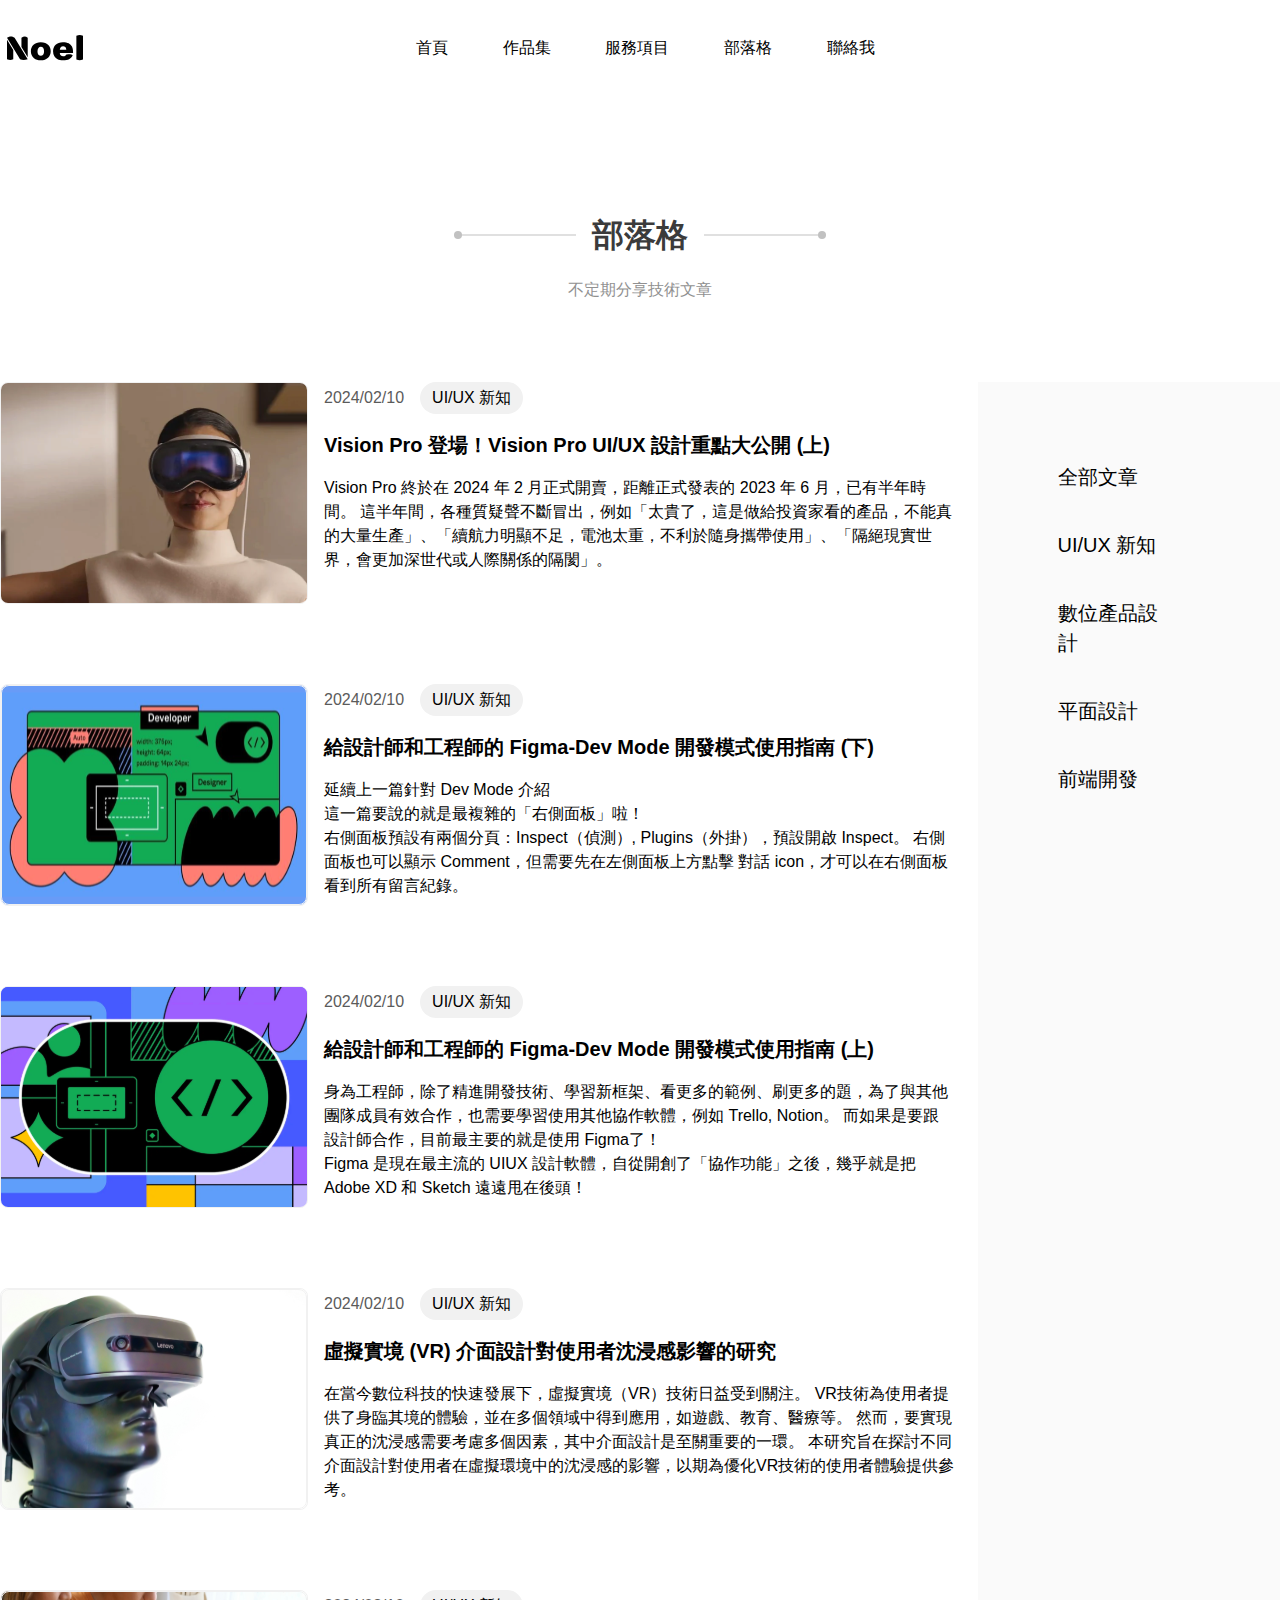
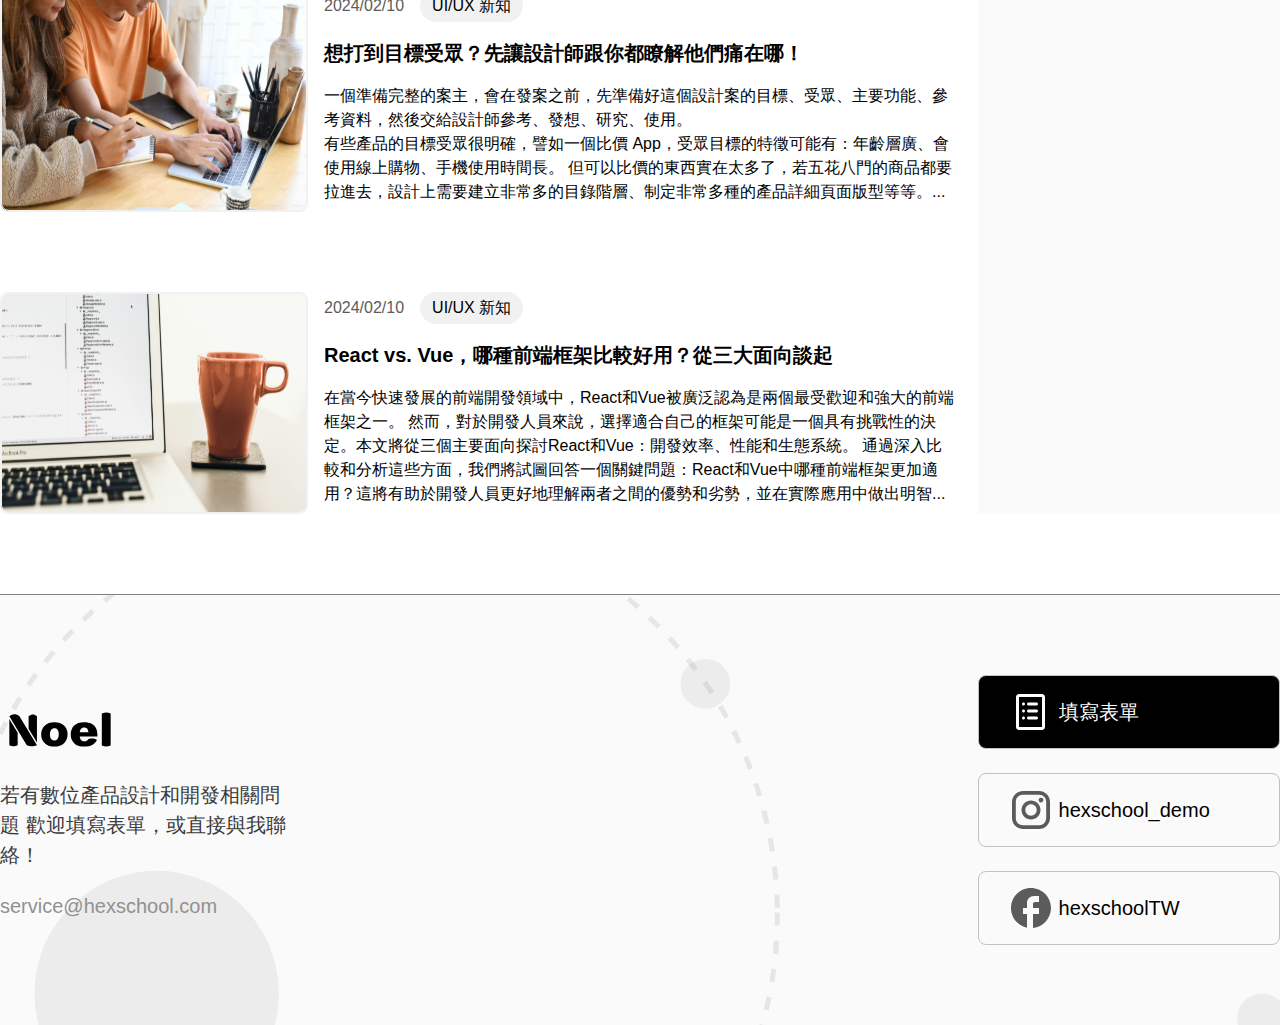
<file: blog.html>
<!DOCTYPE html>
<html lang="en">
  <head>
    <meta charset="UTF-8" />
    <meta name="viewport" content="width=device-width, initial-scale=1.0" />
    <title>homeWork-mission-2</title>
    <link rel="stylesheet" href="css/all.css" />
    <link
      rel="stylesheet"
      href="https://cdn.jsdelivr.net/npm/swiper@11/swiper-bundle.min.css"
    />
    <script src="https://cdn.jsdelivr.net/npm/swiper@11/swiper-bundle.min.js"></script>
    <link rel="stylesheet" href="fontawesome-free-6.0.0-web/css/all.css" />
    <link
      rel="stylesheet"
      href="https://fonts.googleapis.com/css2?family=Material+Symbols+Outlined:opsz,wght,FILL,GRAD@20..48,100..700,0..1,-50..200"
    />
  </head>

  <body>
    <div class="body-bg"></div>
    <!-- header-start -->
    <div class="header container">
      <h1 class="logo">
        <a href="index.html"><img src="img/Group-1.svg" alt="logo-Noel" /></a>
      </h1>

      <ul class="header-menu">
        <li class="menu-li">
          <a href="index.html"
            >首頁
            <span class="border-LeftTop border-corner"></span>
            <span class="border-Leftbottom border-corner"></span>
            <span class="border-rightTop border-corner"></span>
            <span class="border-rightbottom border-corner"></span>
          </a>
        </li>
        <li class="menu-li">
          <a href="Portfolio.html"
            >作品集
            <span class="border-LeftTop border-corner"></span>
            <span class="border-Leftbottom border-corner"></span>
            <span class="border-rightTop border-corner"></span>
            <span class="border-rightbottom border-corner"></span>
          </a>
        </li>
        <li class="menu-li">
          <a href="Service.html"
            >服務項目
            <span class="border-LeftTop border-corner"></span>
            <span class="border-Leftbottom border-corner"></span>
            <span class="border-rightTop border-corner"></span>
            <span class="border-rightbottom border-corner"></span>
          </a>
        </li>
        <li class="menu-li">
          <a href="blog.html"
            >部落格
            <span class="border-LeftTop border-corner"></span>
            <span class="border-Leftbottom border-corner"></span>
            <span class="border-rightTop border-corner"></span>
            <span class="border-rightbottom border-corner"></span>
          </a>
        </li>
        <li class="menu-li">
          <a href="#"
            >聯絡我
            <span class="border-LeftTop border-corner"></span>
            <span class="border-Leftbottom border-corner"></span>
            <span class="border-rightTop border-corner"></span>
            <span class="border-rightbottom border-corner"></span>
          </a>
        </li>
      </ul>
      <button type="button" id="menu-btn" class="menu-btn">
        <i class="fa-solid fa-bars menu-open"></i>
        <i class="fa-solid fa-xmark menu-close"></i>
      </button>
    </div>
    <!-- header-End -->

    <!-- main Start -->
    <div class="main">
      <div class="container">
        <h3 class="blog-h3-style"><span class="main-h3-span">部落格</span></h3>
        <p class="blog-h3-style-p">不定期分享技術文章</p>
      </div>
      <div class="blog-bg">
        <div class="container display-flex-blog">
          <ul class="blog-content-ul-leftside">
            <li class="blog-content-ul-leftside-li">
              <img src="img/blog-article-1.svg" alt="blog-article-1" />
              <div class="blog-content-ul-leftside-li-text">
                <p class="blog-content-ul-leftside-li-text-p">
                  <span>2024/02/10</span><a href="#">UI/UX 新知</a>
                </p>
                <h2>Vision Pro 登場！Vision Pro UI/UX 設計重點大公開 (上)</h2>
                <p class="Service-process-table-ul-li-text-p-desktop">
                  Vision Pro 終於在 2024 年 2 月正式開賣，距離正式發表的 2023 年
                  6 月，已有半年時間。
                  這半年間，各種質疑聲不斷冒出，例如「太貴了，這是做給投資家看的產品，不能真的大量生產」、「續航力明顯不足，電池太重，不利於隨身攜帶使用」、「隔絕現實世界，會更加深世代或人際關係的隔閡」。
                </p>
                <p class="Service-process-table-ul-li-text-p-mobile">
                    Vision Pro 終於在 2024 年 2 月正式開賣，距離正式發表的 2023 年
                    6 月，已有半年時間。
                  </p>
              </div>
            </li>
            <li class="blog-content-ul-leftside-li">
              <img src="img/blog-article-2.svg" alt="blog-article-2" />
              <div class="blog-content-ul-leftside-li-text">
                <p class="blog-content-ul-leftside-li-text-p">
                  <span>2024/02/10</span><a href="#">UI/UX 新知</a>
                </p>
                <h2>給設計師和工程師的 Figma-Dev Mode 開發模式使用指南 (下)</h2>
                <p class="Service-process-table-ul-li-text-p-desktop">
                  延續上一篇針對 Dev Mode 介紹<br />
                  這一篇要說的就是最複雜的「右側面板」啦！<br />
                  右側面板預設有兩個分頁：Inspect（偵測）,
                  Plugins（外掛），預設開啟 Inspect。 右側面板也可以顯示
                  Comment，但需要先在左側面板上方點擊 對話
                  icon，才可以在右側面板看到所有留言紀錄。
                </p>
                <p class="Service-process-table-ul-li-text-p-mobile">
                  延續上一篇針對 Dev Mode 介紹
                  這一篇要說的就是最複雜的「右側面板」啦！
                </p>
              </div>
            </li>
            <li class="blog-content-ul-leftside-li">
              <img src="img/blog-article-3.svg" alt="blog-article-3" />
              <div class="blog-content-ul-leftside-li-text">
                <p class="blog-content-ul-leftside-li-text-p">
                  <span>2024/02/10</span><a href="#">UI/UX 新知</a>
                </p>
                <h2>給設計師和工程師的 Figma-Dev Mode 開發模式使用指南 (上)</h2>
                <p class="Service-process-table-ul-li-text-p-desktop">
                  身為工程師，除了精進開發技術、學習新框架、看更多的範例、刷更多的題，為了與其他團隊成員有效合作，也需要學習使用其他協作軟體，例如
                  Trello, Notion。 而如果是要跟設計師合作，目前最主要的就是使用
                  Figma了！<br />
                  Figma 是現在最主流的 UIUX
                  設計軟體，自從開創了「協作功能」之後，幾乎就是把 Adobe XD 和
                  Sketch 遠遠甩在後頭！
                </p>
                <p class="Service-process-table-ul-li-text-p-mobile text-overflow-hidden">
                  身為工程師，除了精進開發技術、學習新框架、看更多的範例、刷更多的題，為了與其他團隊成員有效合作，也需要學習使用其他協作軟體，例如
                  Trello, Notion。 而如果是要跟設計師合作，目前最主要的就是使用
                  Figma了！ Figma 是現在最主流的 UIUX
                  設計軟體，自從開創了「協作功能」之後，幾乎就是把 Adobe XD 和
                  Sketch 遠遠甩在後頭！
                </p>
              </div>
            </li>
            <li class="blog-content-ul-leftside-li">
              <img src="img/blog-article-4.svg" alt="blog-article-4" />
              <div class="blog-content-ul-leftside-li-text">
                <p class="blog-content-ul-leftside-li-text-p">
                  <span>2024/02/10</span><a href="#">UI/UX 新知</a>
                </p>
                <h2>虛擬實境 (VR) 介面設計對使用者沈浸感影響的研究</h2>
                <p class="text-overflow-hidden">
                  在當今數位科技的快速發展下，虛擬實境（VR）技術日益受到關注。
                  VR技術為使用者提供了身臨其境的體驗，並在多個領域中得到應用，如遊戲、教育、醫療等。
                  然而，要實現真正的沈浸感需要考慮多個因素，其中介面設計是至關重要的一環。
                  本研究旨在探討不同介面設計對使用者在虛擬環境中的沈浸感的影響，以期為優化VR技術的使用者體驗提供參考。
                </p>
              </div>
            </li>
            <li class="blog-content-ul-leftside-li">
              <img src="img/blog-article-5.svg" alt="blog-article-5" />
              <div class="blog-content-ul-leftside-li-text">
                <p class="blog-content-ul-leftside-li-text-p">
                  <span>2024/02/10</span><a href="#">UI/UX 新知</a>
                </p>
                <h2>想打到目標受眾？先讓設計師跟你都瞭解他們痛在哪！</h2>
                <p class="Service-process-table-ul-li-text-p-desktop">
                    一個準備完整的案主，會在發案之前，先準備好這個設計案的目標、受眾、主要功能、參考資料，然後交給設計師參考、發想、研究、使用。<br>
                    有些產品的目標受眾很明確，譬如一個比價 App，受眾目標的特徵可能有：年齡層廣、會使用線上購物、手機使用時間長。
                    但可以比價的東西實在太多了，若五花八門的商品都要拉進去，設計上需要建立非常多的目錄階層、制定非常多種的產品詳細頁面版型等等。...
                </p>
                <p class="Service-process-table-ul-li-text-p-mobile">
                    一個準備完整的案主，會在發案之前，先準備好這個設計案的目標、受眾、主要功能、參考資料，然後交給設計師參考、發想、研究、使用。
                </p>
              </div>
            </li>
            <li class="blog-content-ul-leftside-li">
              <img src="img/blog-article-6.svg" alt="blog-article-6" />
              <div class="blog-content-ul-leftside-li-text">
                <p class="blog-content-ul-leftside-li-text-p">
                  <span>2024/02/10</span><a href="#">UI/UX 新知</a>
                </p>
                <h2>React vs. Vue，哪種前端框架比較好用？從三大面向談起</h2>
                <p class="text-overflow-hidden">
                    在當今快速發展的前端開發領域中，React和Vue被廣泛認為是兩個最受歡迎和強大的前端框架之一。
                    然而，對於開發人員來說，選擇適合自己的框架可能是一個具有挑戰性的決定。本文將從三個主要面向探討React和Vue：開發效率、性能和生態系統。
                    通過深入比較和分析這些方面，我們將試圖回答一個關鍵問題：React和Vue中哪種前端框架更加適用？這將有助於開發人員更好地理解兩者之間的優勢和劣勢，並在實際應用中做出明智...
                </p>
              </div>
            </li>
          </ul>
          <div class="blog-content-rightSide">
            <ul class="blog-content-rightSide-ul-link">
                <li><a href="#">全部文章</a></li>
                <li><a href="#">UI/UX 新知</a></li>
                <li><a href="digitproducts.html">數位產品設計</a></li>
                <li><a href="#">平面設計</a></li>
                <li><a href="#">前端開發</a></li>
            </ul>
          </div>
        </div>
      </div>
    </div>
    <!-- main End -->

    <!-- footer Start -->
    <div class="footer">
      <div class="container display-flex-footer">
        <div class="footer-mail">
          <h4 class="footer-mail-h4">
            <a href="#"><img src="img/footer-logo.svg" alt="footer-logo" /></a>
          </h4>
          <p>若有數位產品設計和開發相關問題 歡迎填寫表單，或直接與我聯絡！</p>
          <a href="mailto:service@hexschool.com" class="footer-mail-a"
            >service@hexschool.com</a
          >
        </div>
        <div class="footer-table-link">
          <ul class="footer-table-link-ul">
            <li class="footer-table-link-ul-table">
              <a href="#"><img src="img/list.svg" alt="list" />填寫表單</a>
            </li>
            <li class="footer-table-link-ul-table-center-li">
              <a href="#"
                ><img
                  src="img/instagram.svg"
                  alt="instagram"
                />hexschool_demo</a
              >
            </li>
            <li>
              <a href="#"><img src="img/facebook.svg" alt="FB" />hexschoolTW</a>
            </li>
          </ul>
        </div>
      </div>
    </div>
    <!-- footer End -->

    <script src="js/jquery-3.7.1.min.js"></script>
    <script src="js/all.js"></script>
  </body>
</html>
</file>
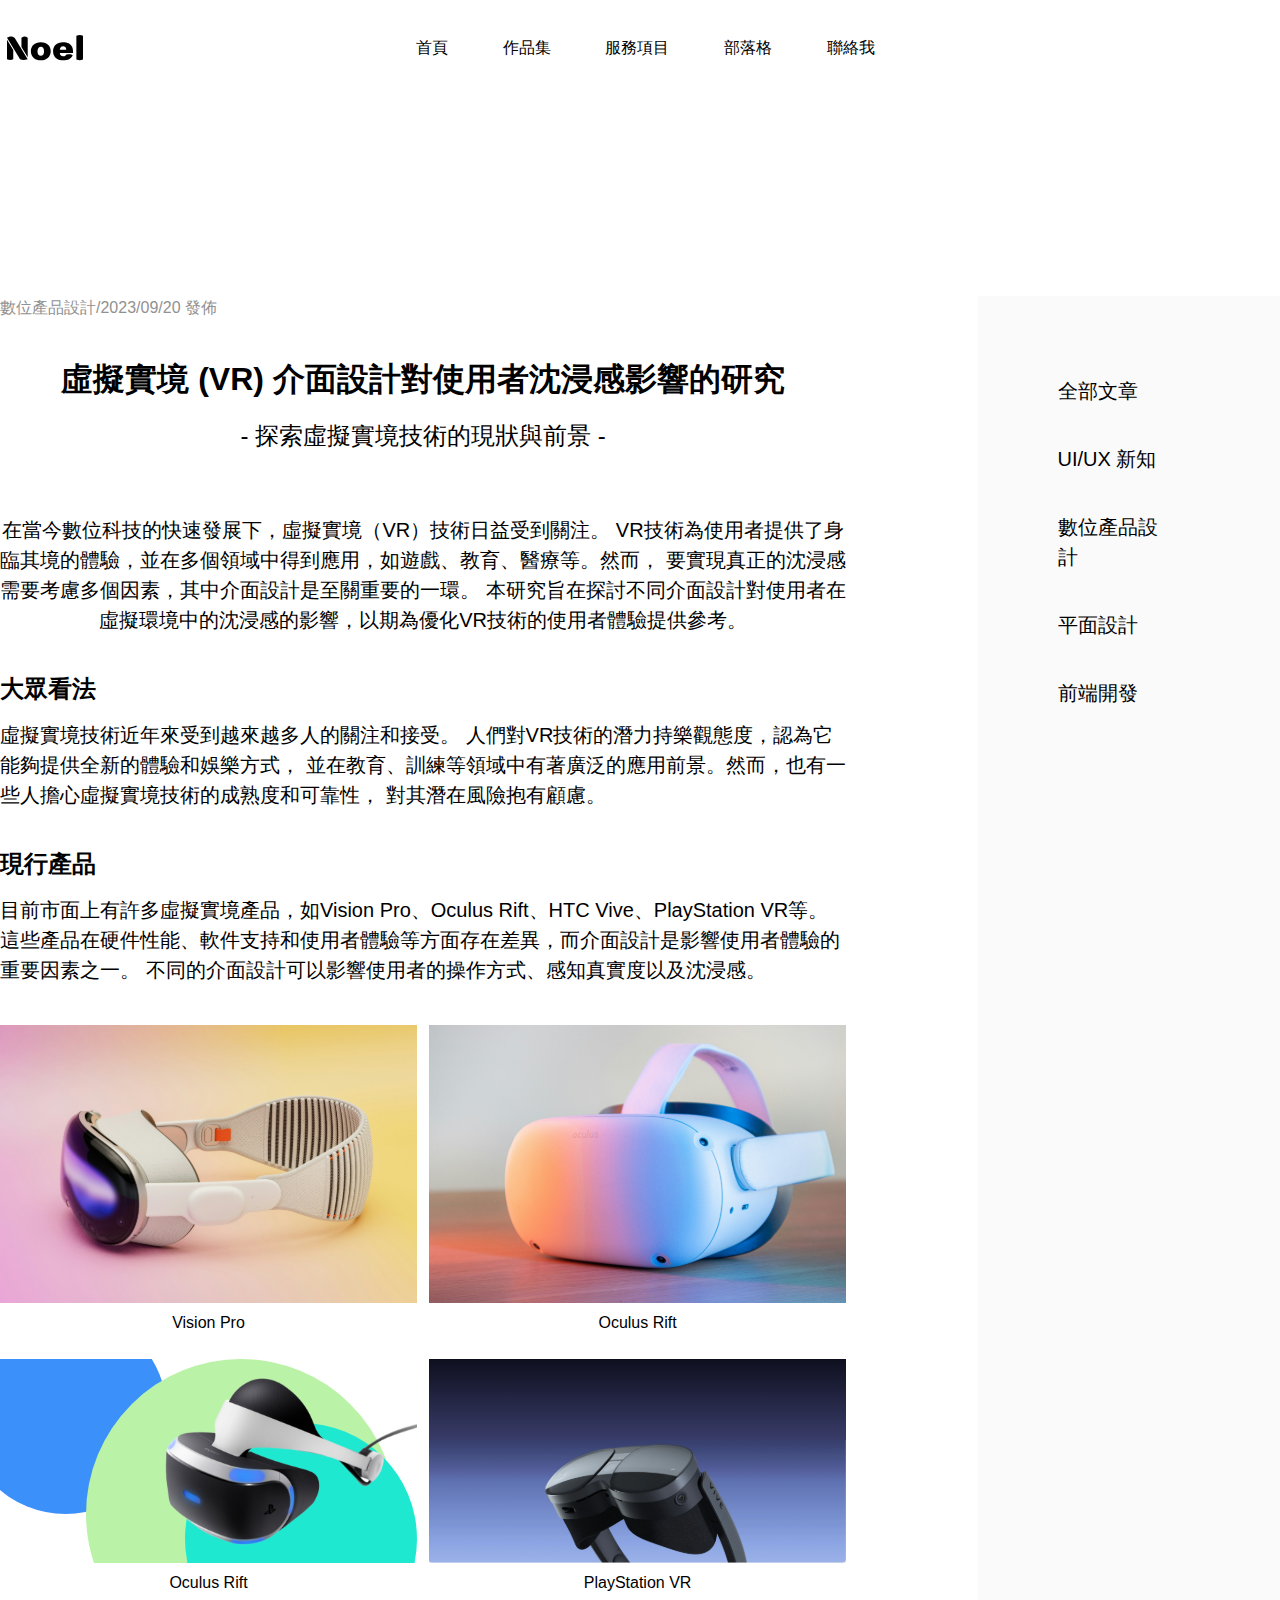
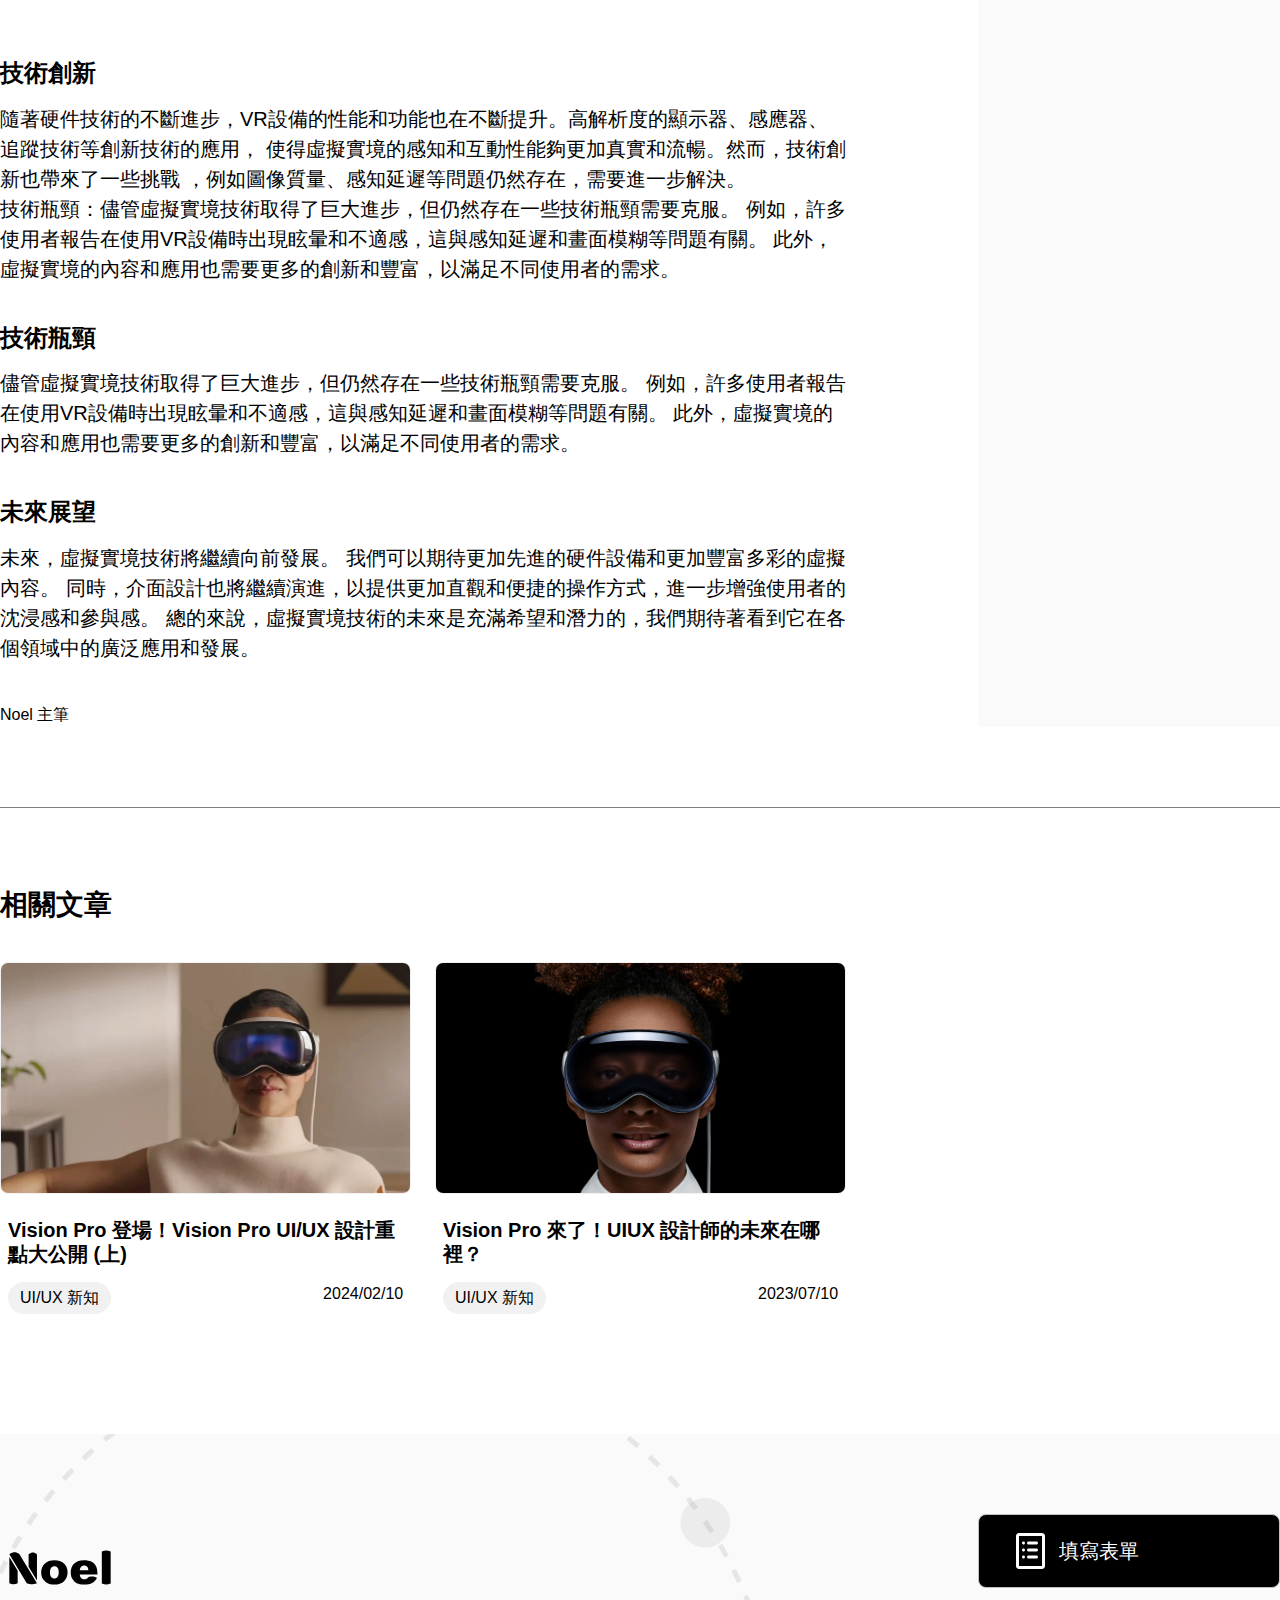
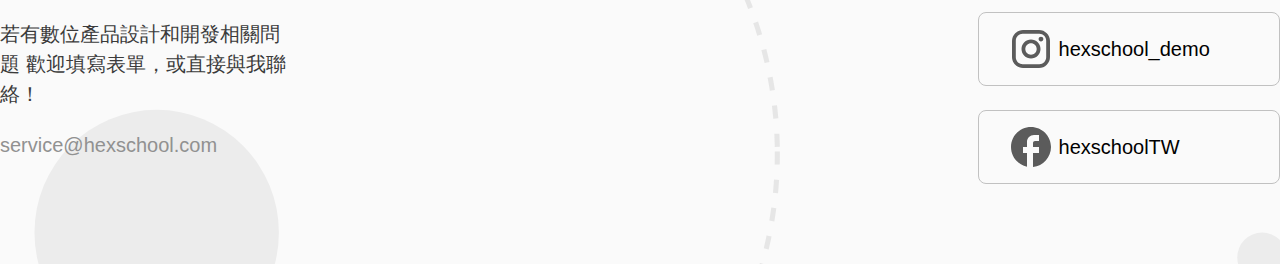
<file: digitproducts.html>
<!DOCTYPE html>
<html lang="en">
  <head>
    <meta charset="UTF-8" />
    <meta name="viewport" content="width=device-width, initial-scale=1.0" />
    <title>homeWork-mission-2</title>
    <link rel="stylesheet" href="css/all.css" />
    <link
      rel="stylesheet"
      href="https://cdn.jsdelivr.net/npm/swiper@11/swiper-bundle.min.css"
    />
    <script src="https://cdn.jsdelivr.net/npm/swiper@11/swiper-bundle.min.js"></script>
    <link rel="stylesheet" href="fontawesome-free-6.0.0-web/css/all.css" />
    <link
      rel="stylesheet"
      href="https://fonts.googleapis.com/css2?family=Material+Symbols+Outlined:opsz,wght,FILL,GRAD@20..48,100..700,0..1,-50..200"
    />
  </head>

  <body>
    <div class="body-bg"></div>
    <!-- header-start -->
    <div class="header container">
      <h1 class="logo">
        <a href="index.html"><img src="img/Group-1.svg" alt="logo-Noel" /></a>
      </h1>

      <ul class="header-menu">
        <li class="menu-li">
          <a href="index.html"
            >首頁
            <span class="border-LeftTop border-corner"></span>
            <span class="border-Leftbottom border-corner"></span>
            <span class="border-rightTop border-corner"></span>
            <span class="border-rightbottom border-corner"></span>
          </a>
        </li>
        <li class="menu-li">
          <a href="Portfolio.html"
            >作品集
            <span class="border-LeftTop border-corner"></span>
            <span class="border-Leftbottom border-corner"></span>
            <span class="border-rightTop border-corner"></span>
            <span class="border-rightbottom border-corner"></span>
          </a>
        </li>
        <li class="menu-li">
          <a href="Service.html"
            >服務項目
            <span class="border-LeftTop border-corner"></span>
            <span class="border-Leftbottom border-corner"></span>
            <span class="border-rightTop border-corner"></span>
            <span class="border-rightbottom border-corner"></span>
          </a>
        </li>
        <li class="menu-li">
          <a href="blog.html"
            >部落格
            <span class="border-LeftTop border-corner"></span>
            <span class="border-Leftbottom border-corner"></span>
            <span class="border-rightTop border-corner"></span>
            <span class="border-rightbottom border-corner"></span>
          </a>
        </li>
        <li class="menu-li">
          <a href="#"
            >聯絡我
            <span class="border-LeftTop border-corner"></span>
            <span class="border-Leftbottom border-corner"></span>
            <span class="border-rightTop border-corner"></span>
            <span class="border-rightbottom border-corner"></span>
          </a>
        </li>
      </ul>
      <button type="button" id="menu-btn" class="menu-btn">
        <i class="fa-solid fa-bars menu-open"></i>
        <i class="fa-solid fa-xmark menu-close"></i>
      </button>
    </div>
    <!-- header-End -->

    <!-- main Start -->
    <div class="main main-digitproduct-style">
      <div class="blog-bg blog-bg-style">
        <div class="container display-flex-blog">
          <div class="digitprodcts-content">
            <ul class="digitprodcts-content-ul">
              <li class="digitprodcts-content-ul-li-title">
                <p class="digitprodcts-content-ul-li-time">
                  數位產品設計
                  <span class="digitprodcts-content-ul-li-time-span"
                    >2023/09/20 發佈</span
                  >
                </p>
                <h2>虛擬實境 (VR) 介面設計對使用者沈浸感影響的研究</h2>
                <p class="digitprodcts-content-ul-li-subtitle">
                  - 探索虛擬實境技術的現狀與前景 -
                </p>
                <p class="digitprodcts-content-ul-li-title-content">
                  在當今數位科技的快速發展下，虛擬實境（VR）技術日益受到關注。
                  VR技術為使用者提供了身臨其境的體驗，並在多個領域中得到應用，如遊戲、教育、醫療等。然而，
                  要實現真正的沈浸感需要考慮多個因素，其中介面設計是至關重要的一環。
                  本研究旨在探討不同介面設計對使用者在虛擬環境中的沈浸感的影響，以期為優化VR技術的使用者體驗提供參考。
                </p>
              </li>
              <li class="digitprodcts-content-ul-li-second-style">
                <h2>大眾看法</h2>
                <p>
                  虛擬實境技術近年來受到越來越多人的關注和接受。
                  人們對VR技術的潛力持樂觀態度，認為它能夠提供全新的體驗和娛樂方式，
                  並在教育、訓練等領域中有著廣泛的應用前景。然而，也有一些人擔心虛擬實境技術的成熟度和可靠性，
                  對其潛在風險抱有顧慮。
                </p>
              </li>
              <li class="digitprodcts-content-ul-li-second-style">
                <h2>現行產品</h2>
                <p>
                  目前市面上有許多虛擬實境產品，如Vision Pro、Oculus Rift、HTC
                  Vive、PlayStation VR等。
                  這些產品在硬件性能、軟件支持和使用者體驗等方面存在差異，而介面設計是影響使用者體驗的重要因素之一。
                  不同的介面設計可以影響使用者的操作方式、感知真實度以及沈浸感。
                </p>
              </li>
              <li class="digitprodcts-content-ul-li-img">
                <ul class="digitprodcts-content-ul-li-img-contet">
                  <li>
                    <img src="img/Vision Pro.svg" alt="Vision-Pro" />
                    <p>Vision Pro</p>
                  </li>
                  <li>
                    <img src="img/Oculus Rift.svg" alt="Oculus-Rift" />
                    <p>Oculus Rift</p>
                  </li>
                  <li>
                    <img src="img/HTC Vive.svg" alt="HTC-Vive" />
                    <p>Oculus Rift</p>
                  </li>
                  <li>
                    <img src="img/PlayStation VR.svg" alt="PlayStation-VR" />
                    <p>PlayStation VR</p>
                  </li>
                </ul>
              </li>
              <li class="digitprodcts-content-ul-li-second-style">
                <h2>技術創新</h2>
                <p>
                  隨著硬件技術的不斷進步，VR設備的性能和功能也在不斷提升。高解析度的顯示器、感應器、追蹤技術等創新技術的應用，
                  使得虛擬實境的感知和互動性能夠更加真實和流暢。然而，技術創新也帶來了一些挑戰
                  ，例如圖像質量、感知延遲等問題仍然存在，需要進一步解決。<br />
                  技術瓶頸：儘管虛擬實境技術取得了巨大進步，但仍然存在一些技術瓶頸需要克服。
                  例如，許多使用者報告在使用VR設備時出現眩暈和不適感，這與感知延遲和畫面模糊等問題有關。
                  此外，虛擬實境的內容和應用也需要更多的創新和豐富，以滿足不同使用者的需求。
                </p>
              </li>
              <li class="digitprodcts-content-ul-li-second-style">
                <h2>技術瓶頸</h2>
                <p>
                  儘管虛擬實境技術取得了巨大進步，但仍然存在一些技術瓶頸需要克服。
                  例如，許多使用者報告在使用VR設備時出現眩暈和不適感，這與感知延遲和畫面模糊等問題有關。
                  此外，虛擬實境的內容和應用也需要更多的創新和豐富，以滿足不同使用者的需求。
                </p>
              </li>
              <li class="digitprodcts-content-ul-li-second-style">
                <h2>未來展望</h2>
                <p>
                  未來，虛擬實境技術將繼續向前發展。
                  我們可以期待更加先進的硬件設備和更加豐富多彩的虛擬內容。
                  同時，介面設計也將繼續演進，以提供更加直觀和便捷的操作方式，進一步增強使用者的沈浸感和參與感。
                  總的來說，虛擬實境技術的未來是充滿希望和潛力的，我們期待著看到它在各個領域中的廣泛應用和發展。
                </p>
              </li>
            </ul>
            <p class="blog-author">Noel 主筆</p>
          </div>
          <div class="blog-content-rightSide">
            <ul class="blog-content-rightSide-ul-link">
              <li><a href="#">全部文章</a></li>
              <li><a href="#">UI/UX 新知</a></li>
              <li><a href="digitproducts.html">數位產品設計</a></li>
              <li><a href="#">平面設計</a></li>
              <li><a href="#">前端開發</a></li>
            </ul>
          </div>
        </div>
      </div>
      <div class="digitproduct-related-articles">
        <div class="container digitproduct-related-articles-content">
          <h4>相關文章</h4>
          <ul class="digitproduct-related-articles-ul">
            <li>
              <img src="img/article-image1.svg" alt="article-image1"/>
              <div class="digitproduct-related-articles-ul-text">
                <h4>Vision Pro 登場！Vision Pro UI/UX 設計重點大公開 (上)</h4>
                <div class="digitproduct-related-articles-ul-text-p">
                  <p class="digitproduct-related-articles-ul-text-p-bg">UI/UX 新知</p>
                  <p>2024/02/10</p>
                </div>
              </div>
            </li>
            <li>
                <img src="img/article-image7.svg" alt="article-image7"/>
                <div class="digitproduct-related-articles-ul-text">
                  <h4>Vision Pro 來了！UIUX 設計師的未來在哪裡？</h4>
                  <div class="digitproduct-related-articles-ul-text-p">
                    <p class="digitproduct-related-articles-ul-text-p-bg">UI/UX 新知</p>
                    <p>2023/07/10</p>
                  </div>
                </div>
              </li>
          </ul>
        </div>
      </div>
    </div>
    <!-- main End -->

    <!-- footer Start -->
    <div class="footer">
      <div class="container display-flex-footer">
        <div class="footer-mail">
          <h4 class="footer-mail-h4">
            <a href="#"><img src="img/footer-logo.svg" alt="footer-logo" /></a>
          </h4>
          <p>若有數位產品設計和開發相關問題 歡迎填寫表單，或直接與我聯絡！</p>
          <a href="mailto:service@hexschool.com" class="footer-mail-a"
            >service@hexschool.com</a
          >
        </div>
        <div class="footer-table-link">
          <ul class="footer-table-link-ul">
            <li class="footer-table-link-ul-table">
              <a href="#"><img src="img/list.svg" alt="list" />填寫表單</a>
            </li>
            <li class="footer-table-link-ul-table-center-li">
              <a href="#"
                ><img
                  src="img/instagram.svg"
                  alt="instagram"
                />hexschool_demo</a
              >
            </li>
            <li>
              <a href="#"><img src="img/facebook.svg" alt="FB" />hexschoolTW</a>
            </li>
          </ul>
        </div>
      </div>
    </div>
    <!-- footer End -->

    <script src="js/jquery-3.7.1.min.js"></script>
    <script src="js/all.js"></script>
  </body>
</html>
</file>
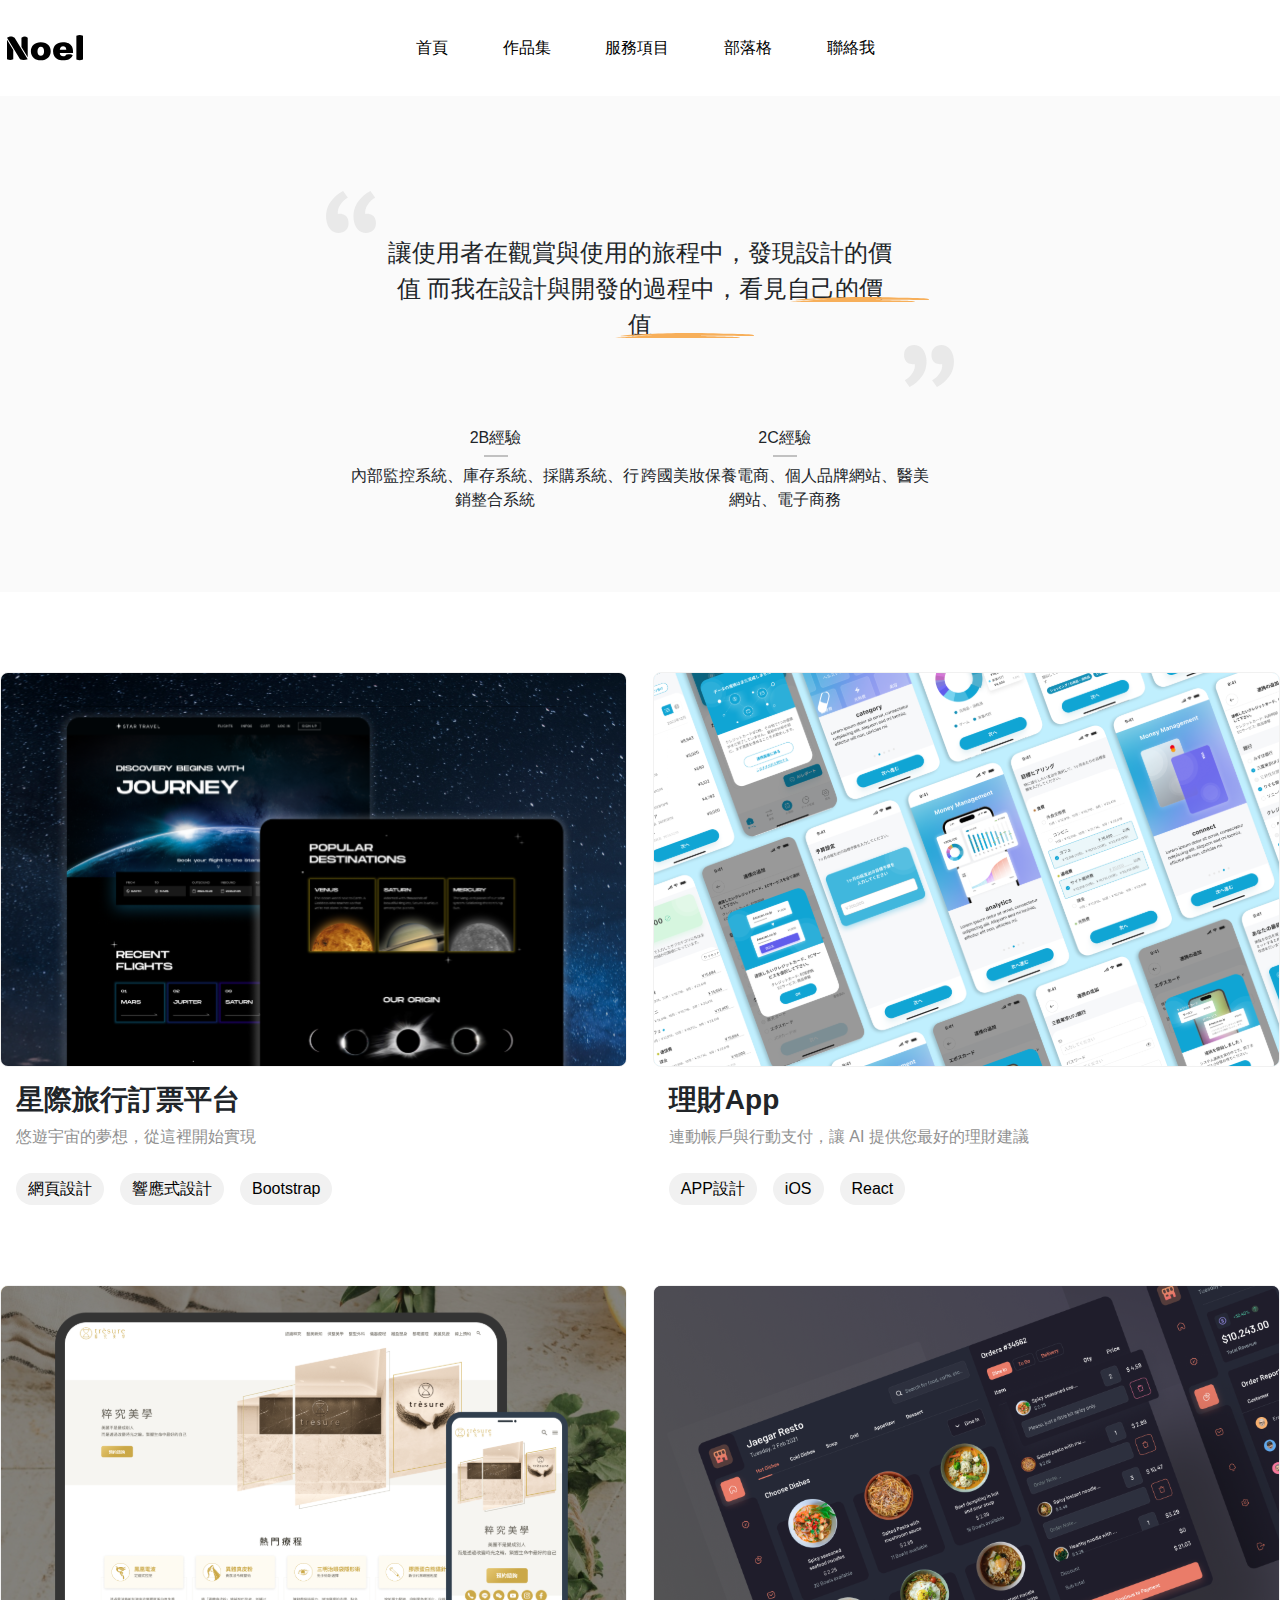
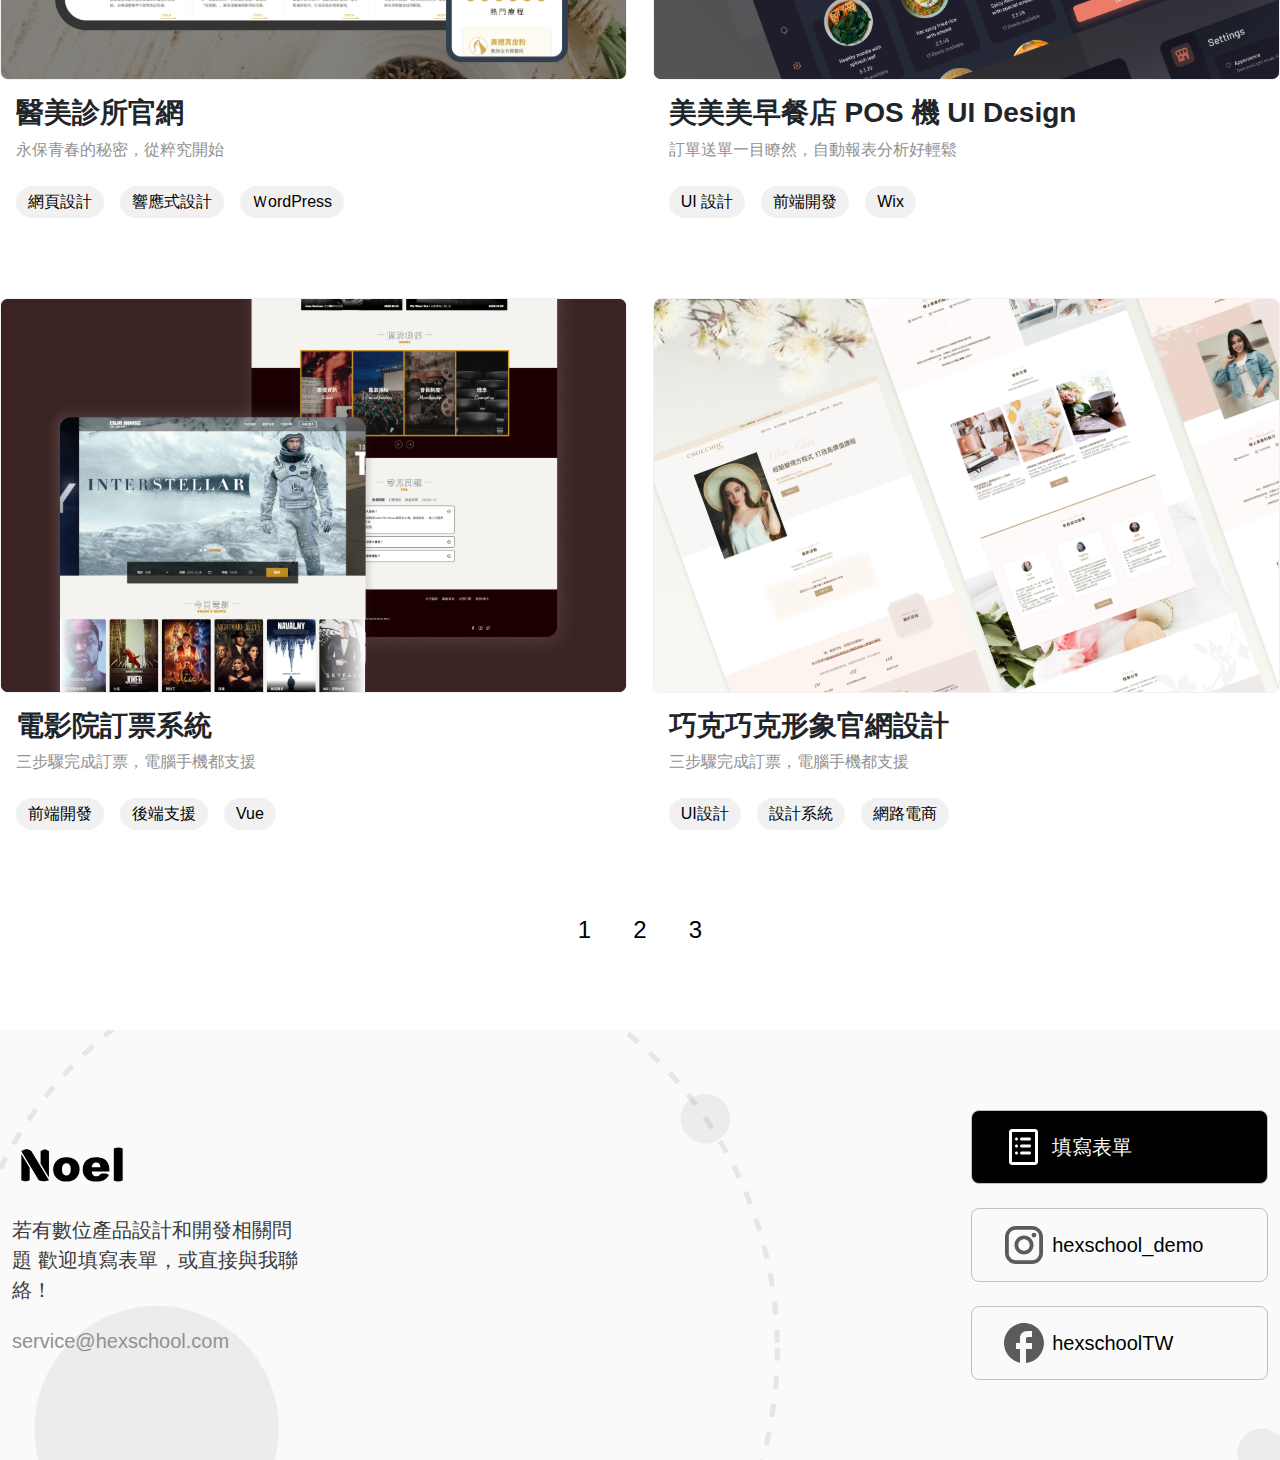
<file: Portfolio.html>
<!DOCTYPE html>
<html lang="en">
  <head>
    <meta charset="UTF-8" />
    <meta name="viewport" content="width=device-width, initial-scale=1.0" />
    <title>homeWork-mission-2</title>
    <link
      href="https://cdn.jsdelivr.net/npm/bootstrap@5.3.3/dist/css/bootstrap.min.css"
      rel="stylesheet"
      integrity="sha384-QWTKZyjpPEjISv5WaRU9OFeRpok6YctnYmDr5pNlyT2bRjXh0JMhjY6hW+ALEwIH"
      crossorigin="anonymous"
    />
    <link
      rel="stylesheet"
      href="https://cdn.jsdelivr.net/npm/swiper@11/swiper-bundle.min.css"
    />
    <script src="https://cdn.jsdelivr.net/npm/swiper@11/swiper-bundle.min.js"></script>
    <link rel="stylesheet" href="fontawesome-free-6.0.0-web/css/all.css" />
    <link
      rel="stylesheet"
      href="https://fonts.googleapis.com/css2?family=Material+Symbols+Outlined:opsz,wght,FILL,GRAD@20..48,100..700,0..1,-50..200"
    />
    <link rel="stylesheet" href="fontawesome-free-6.0.0-web/css/all.css" />
    <link rel="stylesheet" href="css/all.css" />
  </head>

  <body>
    <div class="body-bg"></div>
    <!-- header-start -->
    <div class="header container">
      <h1 class="logo">
        <a href="index.html"><img src="img/Group-1.svg" alt="logo-Noel" /></a>
      </h1>

      <ul class="header-menu">
        <li class="menu-li">
          <a href="index.html"
            >首頁
            <span class="border-LeftTop border-corner"></span>
            <span class="border-Leftbottom border-corner"></span>
            <span class="border-rightTop border-corner"></span>
            <span class="border-rightbottom border-corner"></span>
          </a>
        </li>
        <li class="menu-li">
          <a href="Portfolio.html"
            >作品集
            <span class="border-LeftTop border-corner"></span>
            <span class="border-Leftbottom border-corner"></span>
            <span class="border-rightTop border-corner"></span>
            <span class="border-rightbottom border-corner"></span>
          </a>
        </li>
        <li class="menu-li">
          <a href="Service.html"
            >服務項目
            <span class="border-LeftTop border-corner"></span>
            <span class="border-Leftbottom border-corner"></span>
            <span class="border-rightTop border-corner"></span>
            <span class="border-rightbottom border-corner"></span>
          </a>
        </li>
        <li class="menu-li">
          <a href="blog.html"
            >部落格
            <span class="border-LeftTop border-corner"></span>
            <span class="border-Leftbottom border-corner"></span>
            <span class="border-rightTop border-corner"></span>
            <span class="border-rightbottom border-corner"></span>
          </a>
        </li>
        <li class="menu-li">
          <a href="#"
            >聯絡我
            <span class="border-LeftTop border-corner"></span>
            <span class="border-Leftbottom border-corner"></span>
            <span class="border-rightTop border-corner"></span>
            <span class="border-rightbottom border-corner"></span>
          </a>
        </li>
      </ul>
      <button type="button" id="menu-btn" class="menu-btn">
        <i class="fa-solid fa-bars menu-open"></i>
        <i class="fa-solid fa-xmark menu-close"></i>
      </button>
    </div>
    <!-- header-End -->
    <div class="portfolio-banner">
      <div class="container portfolio-display-flex">
        <h2 class="portfolio-display-flex-h2-PC">
          <img
            src="img/quote-left.svg"
            alt="quote-left"
            class="portfolio-display-flex-img-1"
          />讓使用者在觀賞與使用的旅程中，發現<span
            class="Portfolio-banner-about-underline-1 Portfolio-banner-underline"
            >設計的價值</span
          >
          而我在設計與開發的過程中，<span
            class="Portfolio-banner-about-underline-2 Portfolio-banner-underline"
            >看見自己的價值</span
          ><img
            src="img/quote-right.svg"
            alt="quote-right"
            class="portfolio-display-flex-img-2"
          />
        </h2>
        <h2 class="portfolio-display-flex-h2-mobile">
          <img
            src="img/quote-left.svg"
            alt="quote-left"
            class="portfolio-display-flex-img-1"
          />讓使用者在觀賞與使用的旅程中，發現<span
            class="Portfolio-banner-about-underline-1 Portfolio-banner-underline"
            >設計的價值</span
          ><br />
          而我在設計與開發的過程中，<br /><span
            class="Portfolio-banner-about-underline-2 Portfolio-banner-underline"
            >看見自己的價值</span
          ><img
            src="img/quote-right.svg"
            alt="quote-right"
            class="portfolio-display-flex-img-2"
          />
        </h2>
        <ul class="portfolio-banner-exp-ul">
          <li>
            <h2>2B經驗</h2>
            <p>內部監控系統、庫存系統、採購系統、行銷整合系統</p>
          </li>
          <li class="mt-20">
            <h2>2C經驗</h2>
            <p>跨國美妝保養電商、個人品牌網站、醫美網站、電子商務</p>
          </li>
        </ul>
      </div>
    </div>
    <div class="portfolio-list container">
      <ul class="portfolio-list-ul">
        <li>
          <img src="img/work-image1.svg" alt="work-image1"  data-bs-toggle="modal"
          data-bs-target="#portfolio-Modal-1"/>
          <div class="portfolio-list-ul-li-text">
            <h2>星際旅行訂票平台</h2>
            <p>悠遊宇宙的夢想，從這裡開始實現</p>
            <ul class="portfolio-list-ul-tag">
              <li><a href="#">網頁設計</a></li>
              <li><a href="#">響應式設計</a></li>
              <li><a href="#">Bootstrap</a></li>
            </ul>
          </div>
        </li>
        <div class="modal fade" id="portfolio-Modal-1" tabindex="-1" aria-labelledby="exampleModalLabel" aria-hidden="true">
            <div class="modal-dialog modal-xl">
              <div class="modal-content">
                <div class="modal-btn">
                  <button type="button" class="btn-close btn-custom" data-bs-dismiss="modal" aria-label="Close"></button>
                </div>
                <div class="modal-header flex-column">
                  <div class="modal-header-title text-center">
                  <h4>星際旅行訂票平台</h4>
                  <p>悠遊宇宙的夢想，從這裡開始實現</p>
                </div>
                <div class="modal-header-title-content d-flex justify-content-between">
                  <div class="modal-header-title-content-left">
                    <p>STAR TRAVEL 為 KK 公司宇宙旅行的購票網站。 <br>
                      主要從地球出發，目的地包含月球、火星、水星、木星；未來太空轉運站建
                       置完畢，將再擴增目的地土星和金星。</p> 
                  </div>
                  <div class="modal-header-title-content-right">
                    <p class="mb-8 portfolio-text-modal-desktop">設計原則：宇宙旅行、深色背景、強烈視覺效果</p>
                    <p class=" portfolio-text-modal-desktop">開發方式：Bootstrap、Javascript、RWD</p>
                    <p class="mb-8 portfolio-text-modal-mobile">設計原則：<br>宇宙旅行、深色背景、強烈視覺效果</p>
                    <p class="portfolio-text-modal-mobile">開發方式：<br> Bootstrap、Javascript、RWD</p>
                  </div>
                </div>
                </div>
                <div class="modal-body">
                  <ul class="modal-body-ul d-flex flex-column">
                    <li class="mb-56">
                      <img src="img/modal-image1.svg" alt="modal-image1">
                      <h3>主視覺</h3>
                      <p>可直接設定日期、起迄星球、張數，快速查詢可購買的票券。</p>
                    </li>
                    <li>
                      <img src="img/modal-image2.svg" alt="modal-image2">
                      <h3>推薦查詢</h3>
                      <p>給予最快起飛，以及最熱門的景點推薦，協助使用者進行選擇。</p>
                    </li>
                  </ul>
                </div>
              </div>
            </div>
          </div>
        <li>
          <img src="img/work-image2.svg" alt="work-image1" />
          <div class="portfolio-list-ul-li-text">
            <h2>理財App</h2>
            <p>連動帳戶與行動支付，讓 AI 提供您最好的理財建議</p>
            <ul class="portfolio-list-ul-tag">
              <li><a href="#">APP設計</a></li>
              <li><a href="#">iOS</a></li>
              <li><a href="#">React</a></li>
            </ul>
          </div>
        </li>
        <li>
          <img src="img/work-image3.svg" alt="work-image1" />
          <div class="portfolio-list-ul-li-text">
            <h2>醫美診所官網</h2>
            <p>永保青春的秘密，從粹究開始</p>
            <ul class="portfolio-list-ul-tag">
              <li><a href="#">網頁設計</a></li>
              <li><a href="#">響應式設計</a></li>
              <li><a href="#">ＷordPress</a></li>
            </ul>
          </div>
        </li>
        <li>
          <img src="img/work-image4.svg" alt="work-image1" />
          <div class="portfolio-list-ul-li-text">
            <h2>美美美早餐店 POS 機 UI Design</h2>
            <p>訂單送單一目瞭然，自動報表分析好輕鬆</p>
            <ul class="portfolio-list-ul-tag">
              <li><a href="#">UI 設計</a></li>
              <li><a href="#">前端開發</a></li>
              <li><a href="#">Wix</a></li>
            </ul>
          </div>
        </li>
        <li>
          <img src="img/work-image5.svg" alt="work-image1" />
          <div class="portfolio-list-ul-li-text">
            <h2>電影院訂票系統</h2>
            <p>三步驟完成訂票，電腦手機都支援</p>
            <ul class="portfolio-list-ul-tag">
              <li><a href="#">前端開發</a></li>
              <li><a href="#">後端支援</a></li>
              <li><a href="#">Vue</a></li>
            </ul>
          </div>
        </li>
        <li>
          <img src="img/work-image6.svg" alt="work-image1" />
          <div class="portfolio-list-ul-li-text">
            <h2>巧克巧克形象官網設計</h2>
            <p>三步驟完成訂票，電腦手機都支援</p>
            <ul class="portfolio-list-ul-tag">
              <li><a href="#">UI設計</a></li>
              <li><a href="#">設計系統</a></li>
              <li><a href="#">網路電商</a></li>
            </ul>
          </div>
        </li>
      </ul>
      <ul class="portfolio-list-ul-pagination">
        <li><a href="#">1</a></li>
        <li><a href="#">2</a></li>
        <li><a href="#">3</a></li>
      </ul>
    </div>

    <!-- footer Start -->
    <div class="footer">
      <div class="container display-flex-footer">
        <div class="footer-mail">
          <h4 class="footer-mail-h4">
            <a href="#"><img src="img/footer-logo.svg" alt="footer-logo" /></a>
          </h4>
          <p>若有數位產品設計和開發相關問題 歡迎填寫表單，或直接與我聯絡！</p>
          <a href="mailto:service@hexschool.com" class="footer-mail-a"
            >service@hexschool.com</a
          >
        </div>
        <div class="footer-table-link">
          <ul class="footer-table-link-ul">
            <li class="footer-table-link-ul-table">
              <a href="#"><img src="img/list.svg" alt="list" />填寫表單</a>
            </li>
            <li class="footer-table-link-ul-table-center-li">
              <a href="#"
                ><img
                  src="img/instagram.svg"
                  alt="instagram"
                />hexschool_demo</a
              >
            </li>
            <li>
              <a href="#"><img src="img/facebook.svg" alt="FB" />hexschoolTW</a>
            </li>
          </ul>
        </div>
      </div>
    </div>
    <!-- footer End -->

    <script src="js/jquery-3.7.1.min.js"></script>
    <script src="js/all.js"></script>
    <script
      src="https://cdn.jsdelivr.net/npm/bootstrap@5.3.3/dist/js/bootstrap.bundle.min.js"
      integrity="sha384-YvpcrYf0tY3lHB60NNkmXc5s9fDVZLESaAA55NDzOxhy9GkcIdslK1eN7N6jIeHz"
      crossorigin="anonymous"
    ></script>
  </body>
</html>
</file>
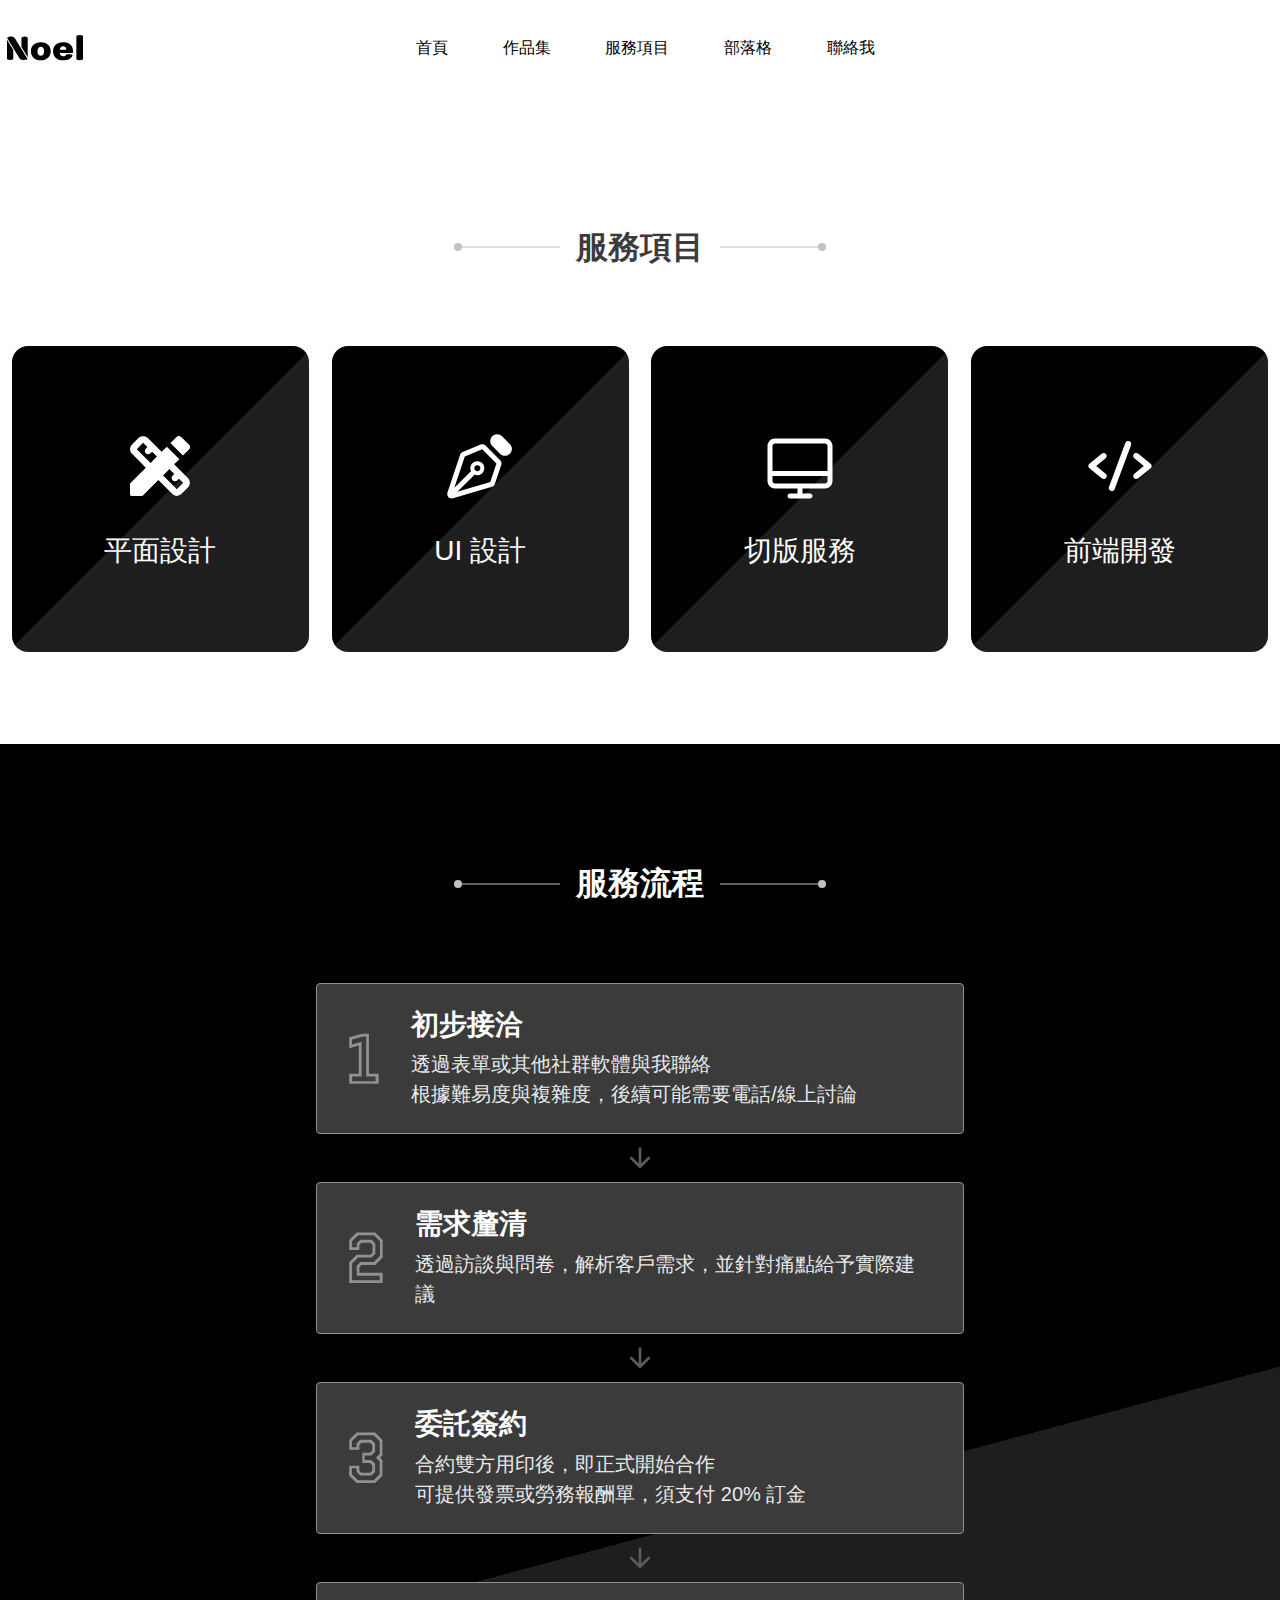
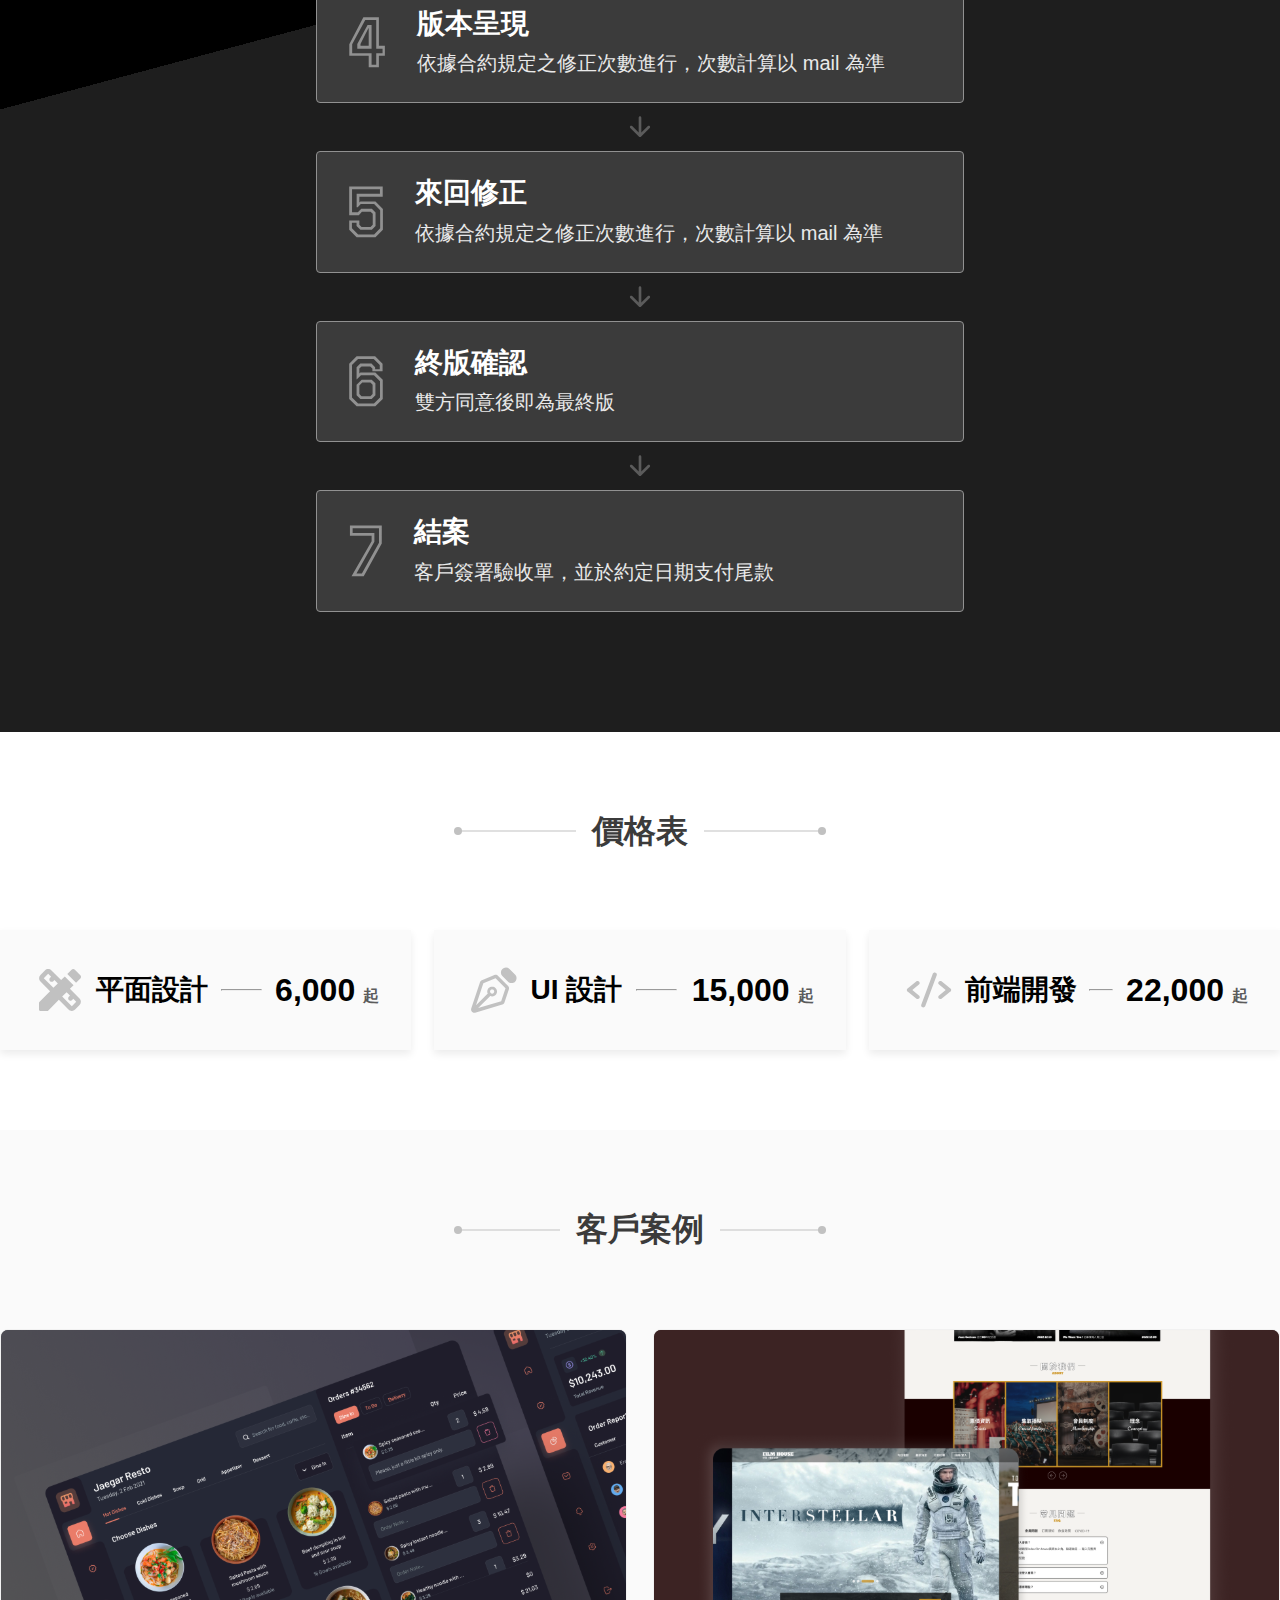
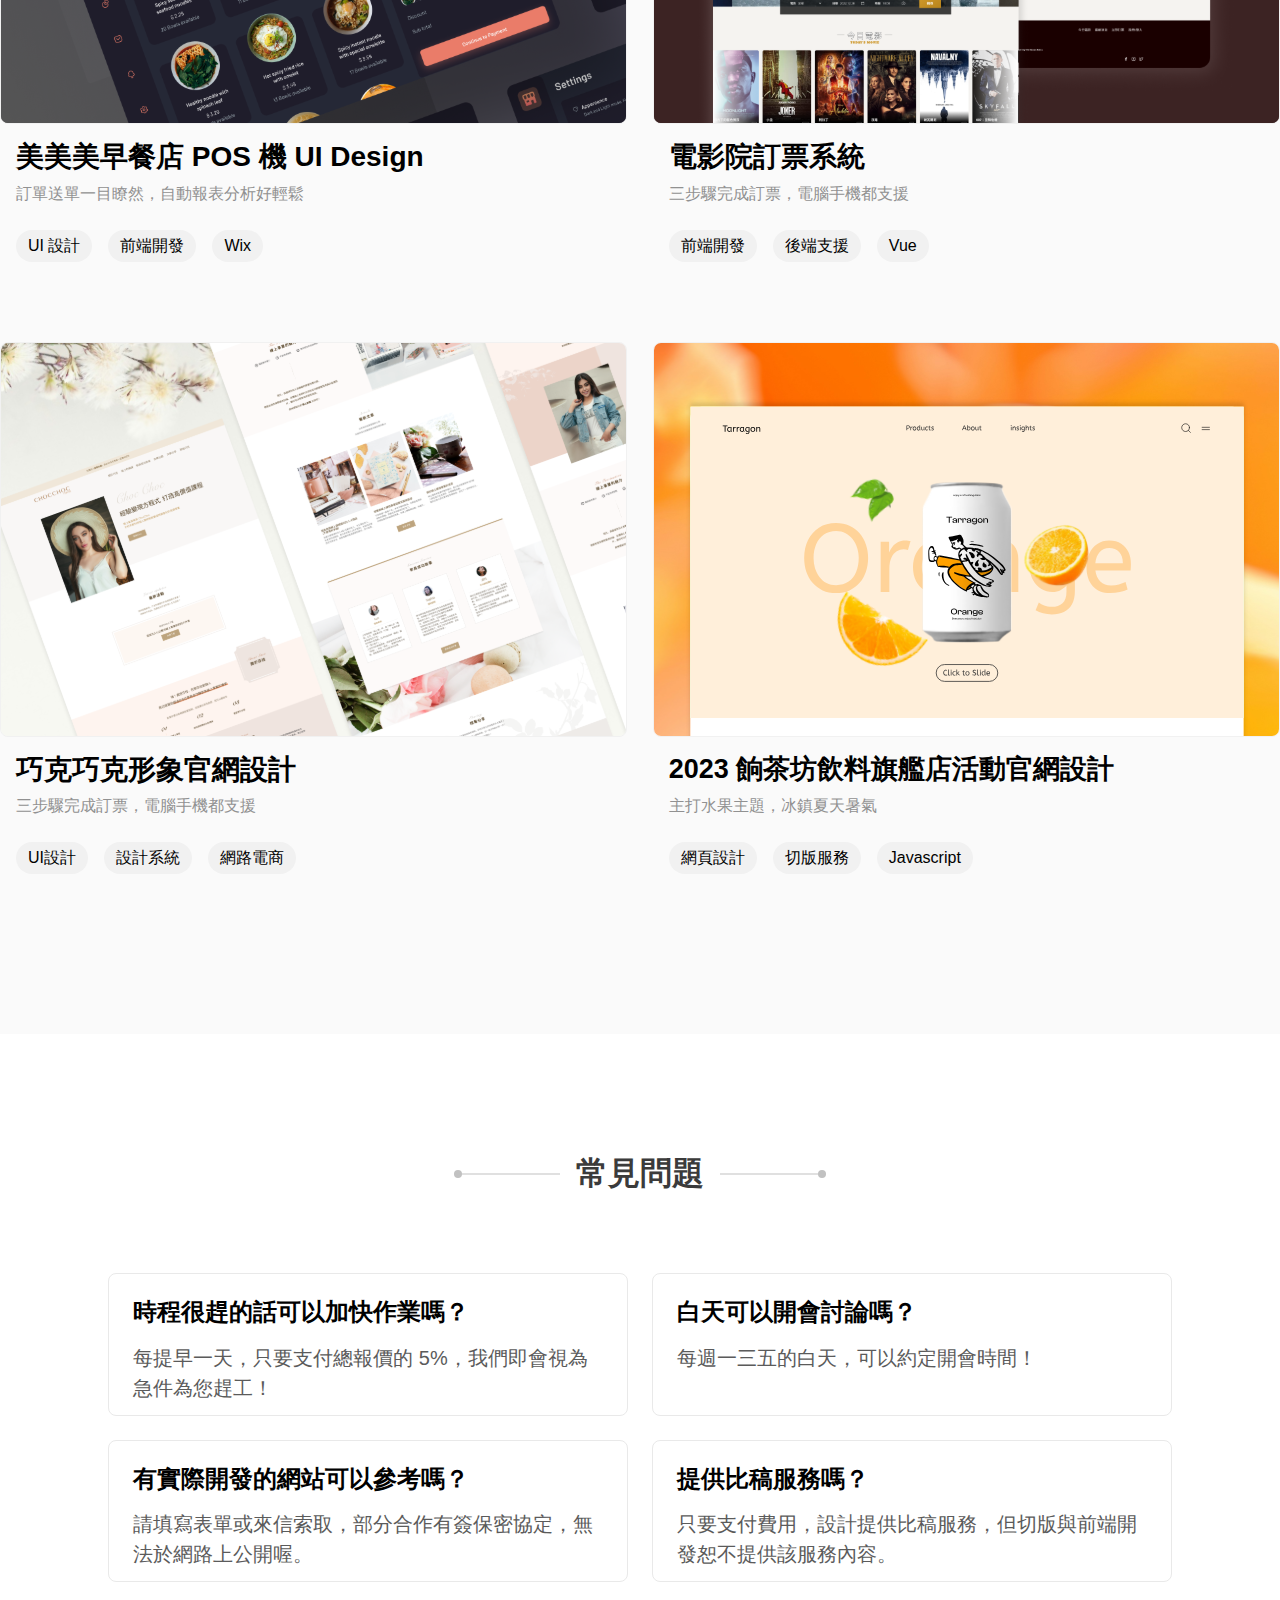
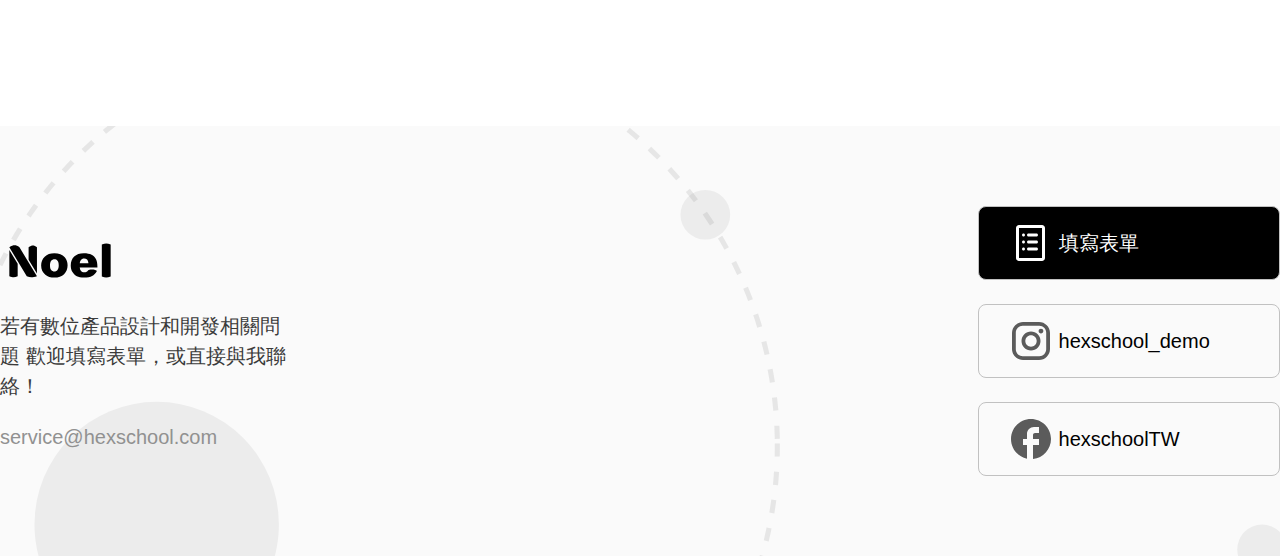
<file: Service.html>
<!DOCTYPE html>
<html lang="en">

<head>
  <meta charset="UTF-8" />
  <meta name="viewport" content="width=device-width, initial-scale=1.0" />
  <title>homeWork-mission-2</title>
  <link rel="stylesheet" href="css/all.css" />
  <link rel="stylesheet" href="https://cdn.jsdelivr.net/npm/swiper@11/swiper-bundle.min.css" />
  <script src="https://cdn.jsdelivr.net/npm/swiper@11/swiper-bundle.min.js"></script>
  <link rel="stylesheet" href="fontawesome-free-6.0.0-web/css/all.css" />
  <link rel="stylesheet"
    href="https://fonts.googleapis.com/css2?family=Material+Symbols+Outlined:opsz,wght,FILL,GRAD@20..48,100..700,0..1,-50..200" />
</head>

<body>
  <div class="body-bg"></div>
  <!-- header-start -->
  <div class="header container">
    <h1 class="logo">
      <a href="index.html"><img src="img/Group-1.svg" alt="logo-Noel" /></a>
    </h1>

    <ul class="header-menu">
      <li class="menu-li">
        <a href="index.html">首頁
          <span class="border-LeftTop border-corner"></span>
          <span class="border-Leftbottom border-corner"></span>
          <span class="border-rightTop border-corner"></span>
          <span class="border-rightbottom border-corner"></span>
        </a>
      </li>
      <li class="menu-li">
        <a href="Portfolio.html">作品集
          <span class="border-LeftTop border-corner"></span>
          <span class="border-Leftbottom border-corner"></span>
          <span class="border-rightTop border-corner"></span>
          <span class="border-rightbottom border-corner"></span>
        </a>
      </li>
      <li class="menu-li">
        <a href="Service.html">服務項目
          <span class="border-LeftTop border-corner"></span>
          <span class="border-Leftbottom border-corner"></span>
          <span class="border-rightTop border-corner"></span>
          <span class="border-rightbottom border-corner"></span>
        </a>
      </li>
      <li class="menu-li">
        <a href="blog.html">部落格
          <span class="border-LeftTop border-corner"></span>
          <span class="border-Leftbottom border-corner"></span>
          <span class="border-rightTop border-corner"></span>
          <span class="border-rightbottom border-corner"></span>
        </a>
      </li>
      <li class="menu-li">
        <a href="#">聯絡我
          <span class="border-LeftTop border-corner"></span>
          <span class="border-Leftbottom border-corner"></span>
          <span class="border-rightTop border-corner"></span>
          <span class="border-rightbottom border-corner"></span>
        </a>
      </li>
    </ul>
    <button type="button" id="menu-btn" class="menu-btn">
      <i class="fa-solid fa-bars menu-open"></i>
      <i class="fa-solid fa-xmark menu-close"></i>
    </button>
  </div>
  <!-- header-End -->

  <!-- main Start -->
  <div class="main">
    <div class="Service-bg">
    <div class="container">
      <h3><span class="main-h3-span">服務項目</span></h3>
        <div class="main-piece-4-service-ul">
          <li>
            <img src="img/service-item-visual.svg" alt="service-item-visual">
            <p>平面設計</p>
          </li>
          <li>
            <img src="img/service-item-ui.svg" alt="img/service-item-ui.svg">
            <p>UI 設計</p>
          </li>
          <li>
            <img src="img/service-item-html&css.svg" alt="service-item-html&css">
            <p>切版服務</p>
          </li>
          <li>
            <img src="img/service-item-front-end.svg" alt="service-item-front-end">
            <p>前端開發</p>
          </li>
        </div>
    </div>
</div>
    <div class="Service-process-bg">
        <div class="container">
            <h3><span class="main-h3-span Service-style">服務流程</span></h3>     
            <ul class="Service-process-table-ul">
                <li class="Service-process-table-ul-li">
                    <img src="img/1.svg" alt="first-1">
                    <div class="Service-process-table-ul-li-text">
                    <h4 class="Service-process-table-ul-li-text-h4">初步接洽</h4>
                    <p class="Service-process-table-ul-li-text-p-desktop">透過表單或其他社群軟體與我聯絡<br> 根據難易度與複雜度，後續可能需要電話/線上討論</p>
                    <p class="Service-process-table-ul-li-text-p-mobile">透過表單或其他社群軟體與我聯絡根據難易度與複雜度，後續可能需要電話/線上討論</p>       
                    </div>
                </li>
                <div class="Service-process-table-arrow"><img src="img/google-material-icon-down.svg" alt=""></div>
                <li class="Service-process-table-ul-li">
                    <img src="img/2.svg" alt="first-1">
                    <div class="Service-process-table-ul-li-text">
                    <h4 class="Service-process-table-ul-li-text-h4">需求釐清</h4>
                    <p>透過訪談與問卷，解析客戶需求，並針對痛點給予實際建議</p>    
                    </div>
                </li>
                <div class="Service-process-table-arrow"><img src="img/google-material-icon-down.svg" alt=""></div>
                <li class="Service-process-table-ul-li">
                    <img src="img/3.svg" alt="first-1">
                    <div class="Service-process-table-ul-li-text">
                    <h4 class="Service-process-table-ul-li-text-h4">委託簽約</h4>
                    <p class="Service-process-table-ul-li-text-p-desktop">合約雙方用印後，即正式開始合作<br>可提供發票或勞務報酬單，須支付 20% 訂金</p>   
                    <p class="Service-process-table-ul-li-text-p-mobile">合約雙方用印後，即正式開始合作可提供發票或勞務報酬單，須支付 20% 訂金</p>
                    </div>
                </li>
                <div class="Service-process-table-arrow"><img src="img/google-material-icon-down.svg" alt=""></div>
                <li class="Service-process-table-ul-li">
                    <img src="img/4.svg" alt="first-1">
                    <div class="Service-process-table-ul-li-text">
                    <h4 class="Service-process-table-ul-li-text-h4">版本呈現</h4>
                    <p>依據合約規定之修正次數進行，次數計算以 mail 為準</p>    
                    </div>
                </li>
                <div class="Service-process-table-arrow"><img src="img/google-material-icon-down.svg" alt=""></div>
                <li class="Service-process-table-ul-li">
                    <img src="img/5.svg" alt="first-1">
                    <div class="Service-process-table-ul-li-text">
                    <h4 class="Service-process-table-ul-li-text-h4">來回修正</h4>
                    <p>依據合約規定之修正次數進行，次數計算以 mail 為準</p>    
                    </div>
                </li>
                <div class="Service-process-table-arrow"><img src="img/google-material-icon-down.svg" alt=""></div>
                <li class="Service-process-table-ul-li">
                    <img src="img/6.svg" alt="first-1">
                    <div class="Service-process-table-ul-li-text">
                    <h4 class="Service-process-table-ul-li-text-h4">終版確認</h4>
                    <p>雙方同意後即為最終版</p>    
                    </div>
                </li>
                <div class="Service-process-table-arrow"><img src="img/google-material-icon-down.svg" alt=""></div>
                <li class="Service-process-table-ul-li">
                    <img src="img/7.svg" alt="first-1">
                    <div class="Service-process-table-ul-li-text">
                    <h4 class="Service-process-table-ul-li-text-h4">結案</h4>
                    <p>客戶簽署驗收單，並於約定日期支付尾款</p>    
                    </div>
                </li>
            </ul>
        </div>
    </div>
    <div class="Service-price">
      <div class="container">
        <div class="Service-price-content">
        <h3><span class="main-h3-span">價格表</span></h3>  
        <ul class="Service-price-ul">
          <li>
            <img src="img/service-item-1.svg" alt="service-item-1">
            <h4>平面設計</h4>
            <hr class="Service-price-ul-hr">
            <p class="Service-price-text">6,000<span>起</span></p>
          </li>
          <li>
            <img src="img/service-item-2.svg" alt="service-item-2">
            <h4>UI 設計</h4>
            <hr class="Service-price-ul-hr">
            <p class="Service-price-text">15,000<span>起</span></p>
          </li>
          <li>
            <img src="img/service-item-3.svg" alt="service-item-3">
            <h4>前端開發</h4>
            <hr class="Service-price-ul-hr-3">
            <p class="Service-price-text">22,000<span>起</span></p>
          </li>
        </ul>
      </div>
      </div>
    </div>
    <div class="client-Case">
      <div class="portfolio-list container">
        <h3><span class="main-h3-span client-Case-style">客戶案例</span></h3> 
        <ul class="portfolio-list-ul">
          <li>
            <img src="img/work-image4.svg" alt="work-image1" />
            <div class="portfolio-list-ul-li-text">
              <h2>美美美早餐店 POS 機 UI Design</h2>
              <p>訂單送單一目瞭然，自動報表分析好輕鬆</p>
              <ul class="portfolio-list-ul-tag">
                <li><a href="#">UI 設計</a></li>
                <li><a href="#">前端開發</a></li>
                <li><a href="#">Wix</a></li>
              </ul>
            </div>
          </li>
          <li>
            <img src="img/work-image5.svg" alt="work-image1" />
            <div class="portfolio-list-ul-li-text">
              <h2>電影院訂票系統</h2>
              <p>三步驟完成訂票，電腦手機都支援</p>
              <ul class="portfolio-list-ul-tag">
                <li><a href="#">前端開發</a></li>
                <li><a href="#">後端支援</a></li>
                <li><a href="#">Vue</a></li>
              </ul>
            </div>
          </li>
          <li>
            <img src="img/work-image6.svg" alt="work-image1" />
            <div class="portfolio-list-ul-li-text">
              <h2>巧克巧克形象官網設計</h2>
              <p>三步驟完成訂票，電腦手機都支援</p>
              <ul class="portfolio-list-ul-tag">
                <li><a href="#">UI設計</a></li>
                <li><a href="#">設計系統</a></li>
                <li><a href="#">網路電商</a></li>
              </ul>
            </div>
          </li>
          <li>
            <img src="img/work-image7.svg" alt="work-image7" />
            <div class="portfolio-list-ul-li-text">
              <h2 class="client-Case-text-style">2023 餉茶坊飲料旗艦店活動官網設計</h2>
              <p>主打水果主題，冰鎮夏天暑氣</p>
              <ul class="portfolio-list-ul-tag">
                <li><a href="#">網頁設計</a></li>
                <li><a href="#">切版服務</a></li>
                <li><a href="#">Javascript</a></li>
              </ul>
            </div>
          </li>    
        </ul>
      </div>    
    </div>
    <div class="Service-common-problem">
      <div class="container">
        <h3><span class="main-h3-span">常見問題</span></h3>
        <ul class="Service-common-problem-ul">
          <li>
            <h4>時程很趕的話可以加快作業嗎？</h4>
            <p>每提早一天，只要支付總報價的 5%，我們即會視為急件為您趕工！</p>
          </li>
          <li class="Service-common-problem-ul-li-short-style">
            <h4>白天可以開會討論嗎？</h4>
            <p>每週一三五的白天，可以約定開會時間！</p>
          </li>
          <li>
            <h4>有實際開發的網站可以參考嗎？</h4>
            <p>請填寫表單或來信索取，部分合作有簽保密協定，無法於網路上公開喔。</p>
          </li>
          <li>
            <h4>提供比稿服務嗎？</h4>
            <p>只要支付費用，設計提供比稿服務，但切版與前端開發恕不提供該服務內容。</p>
          </li>
        </ul>     
      </div>
    </div>
  </div>
  <!-- main End -->

  <!-- footer Start -->
  <div class="footer">
    <div class="container display-flex-footer">
      <div class="footer-mail">
        <h4 class="footer-mail-h4"><a href="#"><img src="img/footer-logo.svg" alt="footer-logo"></a></h4>
        <p>若有數位產品設計和開發相關問題
          歡迎填寫表單，或直接與我聯絡！</p>
        <a href="mailto:service@hexschool.com" class="footer-mail-a">service@hexschool.com</a>
      </div>
      <div class="footer-table-link">
        <ul class="footer-table-link-ul">
          <li class="footer-table-link-ul-table"><a href="#"><img src="img/list.svg" alt="list">填寫表單</a></li>
          <li class="footer-table-link-ul-table-center-li"><a href="#"><img src="img/instagram.svg"
                alt="instagram">hexschool_demo</a></li>
          <li><a href="#"><img src="img/facebook.svg" alt="FB">hexschoolTW</a></li>
        </ul>
      </div>
    </div>
  </div>
  <!-- footer End -->

  <script src="js/jquery-3.7.1.min.js"></script>
  <script src="js/all.js"></script>
</body>

</html>
</file>
<file: css/all.css>
/* http://meyerweb.com/eric/tools/css/reset/ 
   v2.0 | 20110126
   License: none (public domain)
*/

html, body, div, span, applet, object, iframe,
h1, h2, h3, h4, h5, h6, p, blockquote, pre,
a, abbr, acronym, address, big, cite, code,
del, dfn, em, img, ins, kbd, q, s, samp,
small, strike, strong, sub, sup, tt, var,
b, u, i, center,
dl, dt, dd, ol, ul, li,
fieldset, form, label, legend,
table, caption, tbody, tfoot, thead, tr, th, td,
article, aside, canvas, details, embed,
figure, figcaption, footer, header, hgroup,
menu, nav, output, ruby, section, summary,
time, mark, audio, video {
	margin: 0;
	padding: 0;
	border: 0;
	font-size: 100%;
	font: inherit;
	vertical-align: baseline;
}

/* HTML5 display-role reset for older browsers */
article, aside, details, figcaption, figure,
footer, header, hgroup, menu, nav, section {
	display: block;
}

/* * {
	outline: 1px solid blue;
} */

body {
	font-size: 16px;
	line-height: 1.5;
	font-family: "Noto Sans TC", sans-serif;
}

ol, ul {
	list-style: none;
}

blockquote, q {
	quotes: none;
}

blockquote:before, blockquote:after,
q:before, q:after {
	content: '';
	content: none;
}

table {
	border-collapse: collapse;
	border-spacing: 0;
}

*, *::before, *::after {
	box-sizing: border-box;
}

a {
	text-decoration: none;
	color: #000;
	display: block;
}

img {
	max-width: 100%;
	display: block;
}

.ml-20 {
	margin-left: 20px;
}
.mb-8{
	margin-bottom: 8px;
}
.mb-56{
	margin-bottom: 56px;
}
.container {
	max-width: 1295px;
	margin: 0 auto;
}

.banner {
	margin: 0 auto;
	display: flex;
	justify-content: space-between;
	align-items: center;
}

.display-flex {
	display: flex;
	justify-content: space-between;
	align-items: center;
}

/* ---斷點背景透明效果START--- */
.body-bg {
	position: fixed;
	top: 0;
	left: 0;
	width: 100%;
	height: 100%;
	background-color: rgba(0, 0, 0, 0.5);
	z-index: 5;
	display: none;
}
/* ---斷點背景透明效果END--- */

/*-------- header-start------- */
.header {
	display: flex;
	align-items: center;
	padding: 28px 0px;
	position: relative;
	z-index: 10;
	background-color: #FFFFFF;
}

.header-menu {
	width: 37.1%;
	display: flex;
	justify-content: space-between;
	z-index: 9;
}

.logo {
	padding: 7px;
	margin-right: 318px;
}

.header-menu li>a {
	position: relative;
	padding: 4px 8px;
}

.border-corner {
	position: absolute;
	width: 8px;
	height: 8px;
	opacity: 0;
	border: 1px solid gray;
}

.menu-li a:hover .border-corner {
	opacity: 1;
}

.border-LeftTop {
	border-right: none;
	border-bottom: none;
	top: 0;
	left: 0;
}

.border-Leftbottom {
	border-right: none;
	border-top: none;
	bottom: 0;
	left: 0;
}

.border-rightbottom {
	border-left: none;
	border-top: none;
	bottom: 0;
	right: 0;
}

.border-rightTop {
	border-left: none;
	border-bottom: none;
	top: 0;
	right: 0;
}

.menu-btn {
	display: none;
	background-color: transparent;
	border-style: none;
	cursor: pointer;
}

/*-------- header-End------- */

/*-------- banner-Start------- */
.banner-text {
	width: 22.4%;
	margin-right: 24px;
	margin-left: auto;
}

.banner-text h2 {
	font-size: 40px;
	line-height: 48px;
	margin-bottom: 24px;
}

.banner-underline {
	position: relative;
}

.banner-about-underline-1 {
	padding: 0 4px;
}

.banner-about-underline-2 {
	padding-right: 4px;
}

.banner-about-underline-1::after {
	content: "";
	position: absolute;
	background-image: url(../img/mark.svg);
	background-repeat: no-repeat;
	background-size: cover;
	width: 145px;
	height: 5px;
	bottom: 0;
	left: 0;
	z-index: -1;
}

.banner-about-underline-2::after {
	content: "";
	position: absolute;
	background-image: url(../img/mark.svg);
	background-repeat: no-repeat;
	background-size: cover;
	width: 119px;
	height: 5px;
	top: 19px;
	left: 0;
	z-index: -1;
}

.banner-about {
	font-size: 20px;
	line-height: 30px;
}

.banner-about-mobile {
	display: none;
}

.banner-skill {
	color: #C1C1C1;
	margin-top: 16px;
	margin-bottom: 60px;
	line-height: 24px;
}

.banner-ul {
	width: 46.5%;
	display: flex;
	justify-content: space-between;
	align-items: center;
}

.banner-img {
	width: 59.5%;
}

/*-------- banner-End------- */

/*-------- main Start------- */
.main {
	margin: 0 auto;
	text-align: center;
	padding-top: 120px;
}

.main h3 {
	margin: 0 auto;
	width: 372px;
	color: #3B3B3B;
	font-size: 32px;
	line-height: 38.4px;
	font-weight: 600;
	display: flex;
	justify-content: center;
	position: relative;
	margin-bottom: 80px;
}

.main h3::before {
	content: "";
	position: absolute;
	width: 372px;
	height: 1px;
	background-color: #c1c1c1;
	transform: translate(-50%, -50%);
	top: 50%;
	left: 50%;
	z-index: 0;
}

.main-h3-span::before {
	content: "";
	position: absolute;
	width: 8px;
	height: 8px;
	background-color: #C1C1C1;
	border-radius: 50%;
	top: 50%;
	left: 0;
	transform: translateY(-50%);
}

.main-h3-span::after {
	content: '';
	position: absolute;
	width: 8px;
	height: 8px;
	background-color: #C1C1C1;
	border-radius: 50%;
	top: 50%;
	right: 0;
	transform: translateY(-50%);
}

.main-h3-span {
	color: #3b3b3b;
	background-color: #fff;
	padding: 0 16px;
	z-index: 1;
}

.main-piece-1 {
	background-image: url(../img/unsplash_L95xDkSSuWw.svg);
	background-repeat: no-repeat;
	background-size: cover;
	padding-top: 80px;
}

.main-piece-content {
	width: 40.62%;
	color: #FFFFFF;
	padding: 80px 40px 56px 40px;
	text-align: left;
	background-color: #FFFFFF1A;
	backdrop-filter: blur(8px);
	border-radius: 24px;
}

.main-piece-content h4 {
	font-size: 28px;
	font-weight: 700;
	line-height: 33.6px;
	margin-bottom: 8px;
}

.main-piece-content-ul {
	display: flex;
	margin-top: 24px;
	margin-bottom: 40px;
	padding-bottom: 40px;
	border-bottom: 1px solid #FFFFFF;
}

.main-piece-content-ul li {
	background-color: #FFFFFF;
	border-radius: 16px;
	margin-right: 16px;
}

.main-piece-content-ul li>a {
	padding: 4px 10px;
}

.main-piece-content-Link {
	width: 176px;
	color: #FFFFFF;
	font-size: 20px;
	line-height: 30px;
	font-weight: 700;
	border-radius: 5px;
	padding: 16px 32px;
	background-color: #000000;
	text-align: center;
	margin: 0 auto;
	display: flex;
	justify-content: center;
	align-items: center;
}

.main-piece-content-Link svg {
	margin-left: 8px;
}

.main-piece-2 {
	background-image: url(../img/homepage-work2-lg.svg);
	background-repeat: no-repeat;
	background-size: cover;
	padding: 200px 312px;
	position: relative;
}

.main-piece-2::before {
	content: "";
	display: block;
	width: 50%;
	height: 100%;
	padding: 400px 0px 400px 0px;
	background-color: #0A101380;
	position: absolute;
	top: 0;
	left: 0;
}

.main-piece-3 {
	background-image: url(../img/homepage-work3-background-lg.svg);
	background-repeat: no-repeat;
	background-size: cover;
	padding: 176px 312px 112px 312px;
	background-color: #0D0C0780;
	position: relative;
	z-index: 1;
}

.main-piece-3-bg {
	width: 100%;
	padding: 400px 0;
	background-color: #0D0C0780;
	position: absolute;
	z-index: -1;
	top: 0;
	left: 0;

}

.main-piece-4 {
	background-image: url(../img/homepage-services-bg.svg);
	background-repeat: no-repeat;
	background-size: cover;
	padding: 120px 0px;
}

.main-piece-4-service-ul {
	display: flex;
	justify-content: space-between;
	margin-bottom: 80px;
}

.main-piece-4-service-ul li {
	width: 23.63%;
	padding: 80px 0px;
	display: flex;
	flex-direction: column;
	align-items: center;
	border-radius: 16px;
	background-image: linear-gradient(135deg, #000000 50%, #1E1E1E 50%);
}

.main-piece-4-service-ul li>p {
	margin-top: 24px;
	font-size: 28px;
	line-height: 42px;
	color: #FFFFFF;
}

.main-piece-4-cooperate h4 {
	font-size: 28px;
	font-weight: 600;
	line-height: 33.6px;
	margin-bottom: 40px;
}

.main-piece-4-style {
	width: 276px;
}

.main-piece-5 {
	padding: 120px 312px;
}

.swiper-wrapper {
	margin-bottom: 40px;
}

.swiper-slide h4 {
	text-align: left;
	font-weight: 700;
	font-size: 20px;
	line-height: 24px;
	margin-bottom: 14px;
}

.main-piece-5-swiper-img {
	width: 100%;
	border-radius: 8px;
	margin-bottom: 16px;
}

.main-piece-5-p {
	display: flex;
	justify-content: space-between;
	align-items: center;
}

.main-piece-5-p-background {
	padding: 4px 12px;
	background-color: #F1F1F1;
	border-radius: 16px;
}

.main-piece-5-style {
	display: none;
}

.swiper .swiper-pagination-bullet {
	width: 12px;
	height: 12px;
}

.swiper .swiper-pagination-bullet-active {
	background: #000000;
}

/*-------- main End------- */

/*--------Footer Start------- */
.footer {
	padding: 80px 0px;
	background-image: url(../img/footer-bg-lg.svg);
	background-repeat: no-repeat;
	background-size: cover;
}

.display-flex-footer {
	display: flex;
	justify-content: space-between;
	align-items: center;
}

.footer-mail {
	width: 52.974%;
}

.footer-mail-h4 {
	width: 120px;
}

.footer-mail-h4 a {
	padding: 9.5px 9px;
}

.footer-mail p {
	width: 43.734%;
	margin-top: 24px;
	margin-bottom: 24px;
	color: #3B3B3B;
	font-size: 20px;
	line-height: 30px;
}

.footer-mail-a {
	color: #919191;
	font-size: 20px;
	line-height: 24px;
}

.footer-table-link {
	width: 45%;
}

.footer-table-link-ul {
	display: flex;
	justify-content: space-between;
	flex-direction: column;
	align-items: end;
}

.footer-table-link-ul li {
	width: 52.51%;
	border-radius: 8px;
	border: 1px solid #C1C1C1;
}

.footer-table-link-ul li>a {
	display: flex;
	align-items: center;
	padding: 8px 24px;
	font-size: 20px;
	line-height: 30px;
}

.footer-table-link-ul-table {
	background-color: #000;
}

.footer-table-link-ul-table a {
	color: #FFFFFF;
}

.footer-table-link-ul-table-center-li {
	margin-top: 24px;
	margin-bottom: 24px;
}

.footer-table-link-ul li a:hover {
	background-color: #000;
	color: white;
	border-radius: 8px;
}


/* Portfolio-Page Start */
.portfolio-list {
	padding: 80px 0px;
}

.portfolio-banner {
	padding: 80px 0px;
	background-color: #FAFAFA;
}

.portfolio-display-flex {
	display: flex;
	justify-content: center;
	flex-direction: column;
	align-items: center;
}

.portfolio-display-flex>h2 {
	width: 51.74%;
	padding: 59px 71px;
	position: relative;
	font-size: 24px;
	text-align: center;
	margin-bottom: 24px;
}

.portfolio-display-flex-h2-mobile {
	display: none;
}

.portfolio-display-flex-img-1 {
	position: absolute;
	top: 0;
	left: 0;
}

.portfolio-display-flex-img-2 {
	position: absolute;
	bottom: 0;
	right: 0;
}

.Portfolio-banner-underline {
	position: relative;
}

.Portfolio-banner-about-underline-1::after {
	content: "";
	position: absolute;
	background-image: url(../img/mark.svg);
	background-repeat: no-repeat;
	background-size: cover;
	width: 148px;
	height: 5px;
	bottom: 0;
	left: -15px;
	z-index: 1;
}

.Portfolio-banner-about-underline-2::after {
	content: "";
	position: absolute;
	background-image: url(../img/mark.svg);
	background-repeat: no-repeat;
	background-size: cover;
	width: 148px;
	height: 5px;
	bottom: 0;
	right: -15px;
	z-index: 1;
}

.portfolio-banner-exp-ul {
	width: 51.74%;
	display: flex;
	justify-content: center;
	align-items: center;
	text-align: center;
}

.portfolio-banner-exp-ul li {
	width: 44.477%;
}

.portfolio-banner-exp-ul li>h2 {
	padding-bottom: 14px;
	position: relative;
}

.portfolio-banner-exp-ul li>h2::after {
	content: "";
	position: absolute;
	width: 24px;
	height: 2px;
	border: 1px solid #C1C1C1;
	top: 75%;
	left: 46%;
}

.portfolio-list-ul {
	display: flex;
	justify-content: space-between;
	/* align-items: center; */
	flex-wrap: wrap;
	text-align: left;
}

.portfolio-list-ul>li {
	width: 49%;
	margin-bottom: 80px;
}

.portfolio-list-ul img {
	border-radius: 8px;
	border: 1px solid #F1F1F1;
}

.portfolio-list-ul-li-text {
	margin-top: 16px;
	padding: 0px 16px;
}

.portfolio-list-ul-li-text h2 {
	font-size: 28px;
	line-height: 33.6px;
	font-weight: 700;
}

.portfolio-list-ul-li-text p {
	margin-top: 8px;
	margin-bottom: 24px;
	color: #919191;
}

.portfolio-list-ul-tag {
	display: flex;
	align-items: center;
}

.portfolio-list-ul-tag li {
	margin-right: 16px;
	border-radius: 16px;
	background-color: #F1F1F1;
}

.portfolio-list-ul-tag li>a {
	padding: 4px 12px;
	border-radius: 16px;
}
.portfolio-text-modal-mobile{
	display: none;
}
.modal-btn{
	display: flex;
	justify-content: end;
	align-items: center;
	padding: 32px 40px 0px 40px;
}
.btn-close.btn-custom{
	width: 32px;
	height: 32px;
	padding: 0;
	
}
.btn-custom:focus{
	outline: none;
	box-shadow: none;
}

.modal-header{
	width: 100%;
	justify-content: center;
	padding: 40px 0px 40px 0px ;
}
.modal-header-title{
	margin-bottom: 40px;
}
.modal-header-title h4{
	font-size: 28px;
	line-height: 33.6px;
	font-weight: 700;
	margin-bottom: 8px;
}
.modal-header-title p{
	color: #919191;
}
.modal-header-title-content{
	padding: 0px 56px;
}
.modal-header-title-content-left{
	width: 58.87%;
	padding-right:72px;
}
.modal-header-title-content-right{
	width: 35.184%;
	color: #5B5B5B;
	padding:8px 0px 8px 24px;
	border-left: 1px solid #C1C1C1;
}
.modal-body{
	padding: 80px 178px;
	background-color: #FAFAFA;
}
.modal-body-ul{
	width: 92.073%;
}
.modal-body-ul li{
	text-align: center;
}
.modal-body-ul li > h3{
	font-size: 24px;
	line-height: 28.8px;
	font-weight: 700;
	margin-top: 24px;
	margin-bottom: 16px;
}
.modal-body-ul li > p{
	color: #5B5B5B;
}
.portfolio-list-ul-pagination {
	width: 11.74%;
	display: flex;
	margin: 0 auto;
	justify-content: space-between;
	align-items: center;
}

.portfolio-list-ul-pagination li>a {
	font-size: 24px;
	line-height: 36px;
	padding: 2px 13px;
	border-radius: 4px;
}

.portfolio-list-ul-pagination li>a:hover {
	color: #FFFFFF;
	background-color: #1E1E1E;
}

/* Portfolio-Page End */

/* Service-Page Start */
.Service-bg {
	padding: 12px;
}

.Service-process-bg {
	padding: 120px 0px;
	background-image: linear-gradient(165deg, #000000 50%, #1E1E1E 50%);
}

.Service-style {
	color: #FFFFFF;
	background-color: #000000;
}

.Service-process-table-ul {
	display: flex;
	flex-direction: column;
	align-items: center;
	margin-top: 80px;
}

.Service-process-table-ul-li {
	width: 50.58%;
	display: flex;
	padding: 24px 32px;
	border: 1px solid #919191;
	border-radius: 4px;
	background-color: #3B3B3B;
}

.Service-process-table-ul-li>img {
	margin-right: 32px;
}

.Service-process-table-ul-li-text {
	text-align: left;
}

.Service-process-table-ul-li-text-h4 {
	font-size: 28px;
	line-height: 33.6px;
	font-weight: 700;
	color: #FFFFFF;
	margin-bottom: 8px;
}

.Service-process-table-ul-li-text p {
	font-size: 20px;
	line-height: 30px;
	color: #E9E9E9;
}

.Service-process-table-ul-li-text-p-mobile {
	display: none;
}

.Service-process-table-arrow {
	margin: 8px 0px;
	color: #ffffff;
}

.Service-price-content {
	padding: 80px 0px;
}

.Service-price-ul {
	display: flex;
	justify-content: space-between;
}

.Service-price-ul li {
	width: 32.124%;
	display: flex;
	padding: 32px;
	align-items: center;
	font-size: 28px;
	line-height: 42px;
	font-weight: 600;
	background-color: #FAFAFA;
	box-shadow: 0px 4px 8px #00000014;
}

.Service-price-ul li>img {
	margin-right: 8px;
}

.Service-price-text {
	font-size: 32px;
	line-height: 48px;
	font-weight: 700;
}

.Service-price-text span {
	color: #5B5B5B;
	font-size: 16px;
	line-height: 24px;
	margin-left: 8px;
}

.Service-price-ul-hr {
	height: 1px;
	width: 41px;
}

.Service-price-ul-hr-3 {
	height: 1px;
	width: 24px;
}

.client-Case {
	background-color: #FAFAFA;
}
.client-Case-style{
	background-color: #FAFAFA;
}

.portfolio-list-ul-li-text .client-Case-text-style {
	font-size: 27px;
}

.Service-common-problem {
	padding: 120px 0px;
}

.Service-common-problem-ul {
	width: 83.09%;
	display: flex;
	flex-wrap: wrap;
	justify-content: space-between;
	align-items: center;
	margin: 0 auto;
}

.Service-common-problem-ul li {
	text-align: left;
	width: 48.885%;
	padding: 24px 24px 12px 24px;
	margin-bottom: 24px;
	border: 1px solid #E9E9E9;
	border-radius: 8px;
}

.Service-common-problem-ul li>h4 {
	font-size: 24px;
	line-height: 28.8px;
	margin-bottom: 16px;
	font-weight: 700;
}

.Service-common-problem-ul li>p {
	color: #5B5B5B;
	font-size: 20px;
	line-height: 30px;
}

.Service-common-problem-ul .Service-common-problem-ul-li-short-style {
	padding-bottom: 42px;
}

/* Service-Page End */

/* blog-Page Start */
.blog-bg {
	margin-top: 80px;
}

.display-flex-blog {
	display: flex;
	justify-content: space-between;
	border-bottom: 1px solid gray;
}

.main .container .blog-h3-style {
	margin-bottom: 24px;
}

.blog-content-ul-leftside {
	width: 74.595%;
}

.blog-h3-style-p {
	color: #919191;
	font-size: 16px;
	line-height: 24px;
	text-align: center;
}

.blog-content-ul-leftside-li {
	display: flex;
	text-align: left;
	margin-bottom: 80px;
}

.blog-content-ul-leftside-li>img {
	margin-right: 16px;
	border-radius: 8px;
	border: 1px solid #F1F1F1;
}

.blog-content-ul-leftside-li-text-p {
	display: flex;
	align-items: center;
}

.blog-content-ul-leftside-li-text-p span {
	color: #5B5B5B;
	margin-right: 16px;
}

.blog-content-ul-leftside-li-text-p>a {
	background-color: #F1F1F1;
	padding: 4px 12px;
	border-radius: 16px;
	font-size: 16px;
	line-height: 24px;

}

.blog-content-ul-leftside-li-text h2 {
	font-size: 20px;
	font-weight: 600;
	margin-top: 16px;
	margin-bottom: 16px;
}

.blog-content-rightSide {
	width: 23.63%;
	padding: 80px 80px;
	background-color: #FAFAFA;
	margin-bottom: 80px;
}

.blog-content-rightSide-ul-link li {
	width: 82.2%;
	font-size: 20px;
	line-height: 30px;
	margin-bottom: 32px;
	text-align: left;

}

.blog-content-rightSide-ul-link li>a {
	border-bottom: 2px solid transparent;
	padding-bottom: 4px;
	display: inline-block;
}

.blog-content-rightSide-ul-link li>a:hover {
	border-bottom: 2px solid #1E1E1E;
}

/* blog-Page End */

/* digitproduct-Page Start */
.digitprodcts-content {
	width: 66.101%;
	margin-bottom: 80px;
}

.digitprodcts-content-ul-li-title>h2 {
	font-size: 32px;
	line-height: 38.4px;
	font-weight: 700;
	margin-top: 40px;
	margin-bottom: 24px;
}

.digitprodcts-content-ul-li-time {
	color: #919191;
	text-align: left;
	display: flex;
}

.digitprodcts-content-ul-li-time-span::before {
	/* display: block; */
	content: "/";
}

.digitprodcts-content-ul-li-subtitle {
	font-size: 24px;
	line-height: 28.8px;
}

.digitprodcts-content-ul-li-title-content {
	font-size: 20px;
	line-height: 30px;
	margin-top: 64px;
	margin-bottom: 40px;
}

.digitprodcts-content-ul-li-second-style {
	text-align: left;
	margin-bottom: 40px;
}

.digitprodcts-content-ul-li-second-style>h2 {
	font-size: 24px;
	line-height: 28.8px;
	font-weight: 700;
	margin-bottom: 16px;
}

.digitprodcts-content-ul-li-second-style>p {
	font-size: 20px;
	line-height: 30px;
}

.digitprodcts-content-ul-li-img {
	margin-bottom: 40px;
}

.digitprodcts-content-ul-li-img-contet {
	display: flex;
	justify-content: space-between;
	flex-wrap: wrap;
}

.digitprodcts-content-ul-li-img-contet li {
	margin-bottom: 24px;
}

.digitprodcts-content-ul-li-img-contet li>img {
	margin-bottom: 8px;
}

.blog-author {
	text-align: left;
}
.digitproduct-related-articles-content{
	text-align: left;
	padding: 80px 0 120px 0;
}
.digitproduct-related-articles-content > h4{
	font-size: 28px;
	line-height: 33.6px;
	font-weight: 700;
}
.digitproduct-related-articles-ul{
	width: 66.101%;
	margin-top: 40px;
	display: flex;
	justify-content: space-between;
}
.digitproduct-related-articles-ul li{
	width: 48.599%;
}
.digitproduct-related-articles-ul li > img{
	border-radius: 8px;
	border: 1px solid #F1F1F1;
	margin-bottom: 24px;
}
.digitproduct-related-articles-ul-text{
	padding: 0px 8px;
}
.digitproduct-related-articles-ul-text > h4{
	font-size: 20px;
	line-height: 24px;
	font-weight: 700;
	margin-bottom: 16px;
}
.digitproduct-related-articles-ul-text-p{
	display: flex;
	justify-content: space-between;
}
.digitproduct-related-articles-ul-text-p-bg{
	padding: 4px 12px;
	border-radius: 16px;
	background-color: #F1F1F1;
}
/* digitproduct-Page End */

@media(max-width:1200px) {
	.header {
		padding: 12px;
	}

	/*  index-Start   */
	.banner-text {
		margin: 0 auto;
	}

	.display-flex {
		justify-content: space-around;
	}

	.main-piece-1 {
		padding: 12px 12px;
	}

	.main-piece-img {
		width: 50%;
	}

	.main-piece-2 {
		padding: 12px 12px;
	}

	.main-piece-2::before {
		padding: 300px 0px;
	}

	.display-flex-2 {
		justify-content: start;
	}

	.pd-l-18 {
		padding-left: 30px;
	}

	.main-piece-3 {
		padding: 12px;
	}

	.main-piece-3-bg {
		padding: 220px 0px;
	}

	.main-piece-3-img {
		width: 50%;
	}

	.main-piece-4 {
		margin-top: 108px;
		padding: 12px;
	}

	.main-piece-4-service-ul li {
		width: 23.81%;
		padding: 67px 0px;
	}

	.main-piece-4-cooperate h4 {
		margin-bottom: 10px;
	}

	.main-piece-5 {
		margin-top: 100px;
		padding: 12px;
	}

	/*  index-End   */

	/* footer-Start */
	.footer {
		padding: 50px;
	}

	.footer-mail p {
		width: 52.4%;
	}

	.footer-table-link-ul li {
		width: 61.82%;
	}

	/* footer-End */

	/* Portfolio-Page Start */
	.portfolio-display-flex>h2 {
		width: 55.834%;
	}

	.portfolio-banner-exp-ul {
		width: 55.834%;
	}

	.portfolio-list {
		padding: 12px;
	}

	.portfolio-list-ul>li {
		width: 49.5%;
	}

	/* Portfolio-Page End */

	/* Service-Page Start */
	.Service-process-bg {
		background-image: linear-gradient(127deg, #000000 50%, #1E1E1E 50%);
	}

	.Service-process-table-ul-li-text-p-mobile {
		display: none;
	}

	.Service-price {
		padding: 12px;
	}

	.Service-price-ul li {
		padding: 15px;
	}

	.Service-common-problem {
		padding: 12px;
	}

	/* Service-Page End */

	/* blog-Page End */
	.display-flex-blog {
		padding: 12px;
	}

	.blog-content-rightSide {
		padding: 12px;
	}

	.digitprodcts-content-ul-li-img-contet li {
		width: 48.885%;
	}

	/* blog-Page End */


	/*digitproduct Start */
	.digitproduct-related-articles-content{
		padding: 12px;
	}
	/*digitproduct End */
}

@media(max-width:992px) {
	.pd-l-18 {
		padding-left: 18px;
	}

	.header {
		padding: 12px;
	}
/* index-Start */
	.banner {
		padding: 0;
	}

	.banner-text {
		padding-left: 12px;
		width: 50%;
	}

	.display-flex {
		justify-content: space-around;
	}

	.main-piece-content {
		width: 42.7%;
	}

	.main-piece-content-ul {
		justify-content: space-around;
	}

	.main-piece-2 {
		padding: 12px 12px;

	}

	.main-piece-2::before {
		padding: 224px 0px;
	}

	.display-flex-2 {
		justify-content: flex-start;
	}

	.main-piece-3-bg {
		padding: 224px 0px;
	}

	.main-piece-4-service-ul li {
		width: 23.761%;
		padding: 42px 0px;
	}
	/* index-End */

	/* footer-Start */
	.footer-mail p {
		width: 65.015%;
	}

	.footer-table-link-ul li {
		width: 78.06%;
	}
	/* footer-End */

	/* Portfolio-Page Start */
	.portfolio-display-flex>h2 {
		width: 67.541%;
	}

	.portfolio-banner-exp-ul {
		width: 67.541%;
	}

	.portfolio-list-ul-pagination {
		width: 15.704%;
	}
	/* Portfolio-Page End */

	/* Service-Page Start */
	.Service-process-table-ul-li {
		width: 66.029%;
	}

	.Service-process-table-ul-li-text-p-mobile {
		display: none;
	}

	.Service-price-ul li {
		padding: 5px;
		font-size: 20px;
	}

	/* Service-Page Emd */
}

@media(max-width:768px) {

	/* ---header-mobile START--- */
	.header {
		padding: 8px 12px;
		border-bottom: 1px solid #F1F1F1;
	}

	.logo {
		margin: 0;
		padding: 0;
	}

	.logo img {
		content: url(../img/Group-6.svg);
	}

	.logo a {
		padding: 5px 5px 6px 5px;
	}

	/* ---漢堡選單start--- */
	.header-menu {
		width: 100%;
		flex-direction: column;
		position: absolute;
		max-height: 0px;
		overflow: hidden;
		top: 56px;
		left: 0;
		right: 0;
		text-align: center;
		transition: 1s;
		margin-top: 1px;
		background-color: white;
	}

	/* ---漢堡選單-menu-show高度--- */
	.menu-show .header-menu {
		max-height: 366px;
	}

	/* ---漢堡選單END--- */

	/* ---menu,btn START--- */
	.menu-btn {
		display: block;
		width: 40px;
		height: 40px;
		padding: 1px;
		margin-left: auto;
	}

	.menu-btn>.menu-open {
		font-size: 40px;
	}

	.menu-btn>.menu-close {
		font-size: 40px;
		display: none;
	}

	/* ---menu,btn END--- */
	/* ---header-mobile END--- */

	/* ---index-banner-mobile Start--- */
	.banner {
		flex-direction: column-reverse;
		padding: 0;
	}

	.banner-text {
		width: 58%;
		text-align: center;
		margin: 0 auto;
		padding: 40px 0px;
		/* padding: 0; */
	}

	.banner-ul {
		width: 100%;
		justify-content: space-around;
	}

	.banner-img {
		width: 100%;
	}

	/* ---index-banner-mobile End--- */

	/* ---index-main Start--- */
	.display-flex {
		flex-direction: column;
	}

	.main h3{
		width: 300px;
	}
	.main h3::before{
		width: 300px;
	}
	.main h3::after{
		width: 300px;
	}

	.main-piece-1 {
		padding: 0;
	}

	.main-piece-img {
		width: 100%;
		content: url(../img/work-image1-sm.svg);
	}

	.main-piece-content {
		width: 100%;
		background-color: #FFFFFF;
		border-radius: 0;
		color: #1E1E1E;
		text-align: center;
		display: flex;
		flex-direction: column;
		align-items: center;
		padding: 24px;
	}

	.main-piece-content h4 {
		width: 47.6%;
	}

	.main-piece-content>p {
		color: #5B5B5B;
		width: 47.6%;
	}

	.main-piece-content-ul {
		width: 47.6%;
		justify-content: space-between;
		padding: 0;
	}

	.main-piece-content-ul>li {
		margin: 0;
		background-color: #F1F1F1;
	}

	.main-piece-content-Link {
		padding: 8px 16px;
	}

	.main-piece-2 {
		padding: 0;
	}

	.main-piece-2::before {
		position: static;
		background-color: #ffffff00;
	}

	.pd-l-18 {
		padding: 0;
	}

	.main-piece-3 {
		background-image: none;
		padding: 0;
	}

	.main-piece-3-bg {
		display: none;
	}

	.main-piece-3-img {
		width: 100%;
		content: url(../img/work-image3-sm.svg);
	}

	.main-piece-4 h3 {
		margin-bottom: 40px;
	}

	.main-piece-4-service-ul {
		flex-direction: column;
		justify-content: space-between;
		align-items: center;
		margin-bottom: 40px;
	}

	.main-piece-4-service-ul li {
		width: 41.13%;
		padding: 80px 0px;
		margin-bottom: 24px;
	}

	.swiper-pagination {
		display: none;
	}

	.main-piece-5-style {
		display: block;
	}

	.swiper-wrapper {
		margin: 0;
	}

	.main-piece-5-display-flex {
		display: flex;
		flex-direction: column;
	}

	.swiper-slide {
		width: 100% !important;
		margin-bottom: 48px;
	}

	.swiper-slide:nth-child(n + 4) {
		display: none;
	}

	.swiper-pagination {
		display: none;
	}

	.main-piece-content-5-Link svg {
		margin-left: 8px;
	}

	.main-piece-content-5-Link {
		width: 176px;
		color: #FFFFFF;
		font-size: 20px;
		line-height: 30px;
		font-weight: 700;
		border-radius: 5px;
		padding: 16px 32px;
		background-color: #000000;
		text-align: center;
		margin: 0 auto;
		display: flex;
		justify-content: center;
		align-items: center;
	}

	/* ---index-main End--- */

	/* footer-Start */
	.footer {
		padding: 40px 12px;
		background-image: url(../img/footer-bg-sm.svg);
	}

	.display-flex-footer {
		flex-direction: column;
	}

	.footer-mail {
		width: 100%;
		display: flex;
		flex-direction: column;
		align-items: center;
	}

	.footer-mail p {
		width: 32.26%;
		font-size: 16px;
	}

	.footer-mail-a {
		font-size: 16px;
	}

	.footer-table-link {
		width: 100%;
		margin-top: 40px;
	}

	.footer-table-link-ul {
		align-items: center;
	}

	.footer-table-link-ul li {
		width: 41.13%;
	}
	/* footer-End */

	/* Portfolio-Page Start */
	.portfolio-display-flex>h2 {
		width: 39.064%;
		padding: 64px 0 8px 0;
		font-size: 20px;
		line-height: 30px;
		text-align: center;
	}

	.portfolio-display-flex-h2-PC {
		display: none;
	}

	.portfolio-display-flex-h2-mobile {
		display: block;
	}

	.portfolio-display-flex-img-1 {
		content: url(../img/gridicons_quote.svg);
		top: 0;
		left: 40%;
	}

	.portfolio-display-flex-img-2 {
		display: none;
	}

	.Portfolio-banner-about-underline-1::after {
		width: 108px;
		left: -5px;
	}

	.Portfolio-banner-about-underline-2::after {
		width: 108px;
		right: -5px;
	}

	.portfolio-banner-exp-ul {
		width: 39.064%;
		flex-direction: column;
		justify-content: space-between;
	}

	.portfolio-banner-exp-ul li {
		width: 78.337%;
	}

	.portfolio-banner-exp-ul li>h2 {
		padding-bottom: 4px;
		margin-bottom: 8px;
	}

	.mt-20 {
		margin-top: 20px;
	}

	.portfolio-list-ul {
		flex-direction: column;
		font-size: 16px;
		align-items: center;
	}

	.portfolio-list-ul>li {
		width: 85%;
	}

	.portfolio-list-ul-li-text {
		font-size: 20px;
	}

	.portfolio-list-ul-pagination {
		width: 20.432%;
	}
	.modal-header-title{
		margin-bottom: 24px;
	}
	.modal-header-title-content{
		flex-direction: column;
		padding: 24px 44px;
	}
	
	.modal-header-title-content-left{
		width: 100%;
		padding: 0 0 24px 0;
	}
	.modal-header-title-content-right{
		width: 100%;
		padding: 24px 0 0 0;
		border-left: 0;
		border-top: 1px solid #C1C1C1;
	}
	.modal-body{
		padding: 40px 16px;
	}
	.modal-body-ul{
		width: 100%;
	}
	.modal-body-ul li > h3{
		font-size: 20px;
		line-height: 24px;
		margin-top: 16px;
		margin-bottom: 8px;
	}
	/* Portfolio-Page End */

	/* Service-Page Start */
	.Service-process-bg {
		padding: 80 12px;
		background-image: linear-gradient(109deg, #000000 50%, #1E1E1E 50%);
	}

	.Service-process-table-ul-li {
		width: 45.705%;
		flex-direction: column;
		align-items: center;
		padding: 24px 24px 43px 24px;
	}

	.Service-process-table-ul-li-text-h4 {
		font-size: 24px;
		line-height: 28.8px;
	}

	.Service-process-table-ul-li>img {
		width: 8.422%;
		padding: 9px 0;
		margin-right: 0;
		margin-bottom: 8px;
	}

	.Service-process-table-ul-li-text {
		text-align: center;
	}

	.Service-process-table-ul-li-text p {
		text-align: left;
	}

	.Service-process-table-ul-li-text-p-desktop {
		display: none;
	}

	.Service-process-table-ul-li-text-p-mobile {
		display: block;
		text-align: left;
	}
	.portfolio-text-modal-desktop{
		display: none;
	}
	.portfolio-text-modal-mobile{
		display: block;
		text-align: center;
	}

	.Service-price-ul {
		flex-direction: column;
		align-items: center;
	}

	.Service-price-ul li {
		width: 50%;
		margin-bottom: 24px;
		padding: 24px 32px;
		line-height: 30px;
		font-weight: 700;
	}

	.Service-price-ul li>img {
		width: 40px;
	}

	.Service-price-text {
		font-size: 20px;
		line-height: 30px;
	}

	.Service-price-text>span {
		margin-right: 4px;
	}

	.Service-price-ul-hr {
		width: 28px;
		margin-left: 10px;
		margin-right: 10px;
	}

	.Service-price-ul-hr-3 {
		margin-left: 10px;
		margin-right: 10px;
	}

	.Service-common-problem-ul {
		flex-direction: column;
	}

	.Service-common-problem-ul li {
		width: 60.178%;
		padding: 24px;
	}

	.Service-common-problem-ul li>h4 {
		font-size: 20px;
		line-height: 24px;
	}

	.Service-common-problem-ul li>p {
		font-size: 16px;
		line-height: 24px;
	}

	.Service-common-problem-ul-li-short-style {
		padding: 24px;
	}

	/* Service-Page End */

	/* blog-Page Start */
	.display-flex-blog {
		flex-direction: column-reverse;
		padding: 0;
	}

	.blog-content-ul-leftside {
		width: 100%;
		padding: 0px 34.5px;
	}

	.blog-content-ul-leftside-li {
		flex-direction: column;
		width: 100%;
	}

	.blog-content-ul-leftside-li>img {
		margin-right: 0;
		margin-bottom: 16px;
	}

	.blog-content-ul-leftside-li-text {
		padding: 0px 8px;
	}

	.blog-content-ul-leftside-li-text-p {
		justify-content: space-between;
	}

	.blog-content-rightSide {
		width: 100%;
		margin-bottom: 40px;
		padding: 20px 12px;
	}

	.blog-content-rightSide-ul-link {
		display: flex;
		align-items: center;
		overflow-x: scroll;
		/* &::-webkit-scrollbar {
			display:none;
		  } */
	}

	.blog-content-rightSide-ul-link li {
		margin-right: 32px;
		white-space: nowrap;
		margin-bottom: 0;
		text-align: center;
	}

	.blog-content-rightSide-ul-link li>a {
		padding: 2px 33.5px;
	}

	/* blog-Page End */

	/* digitprodcts-Page Start */
	.digitprodcts-content {
		width: 100%;
		padding: 0px 12px;
	}

	.digitprodcts-content-ul-li-time {
		justify-content: space-between;
	}

	.digitprodcts-content-ul-li-time-span::before {
		content: "";
	}

	.digitprodcts-content-ul-li-title>h2 {
		font-size: 24px;
		line-height: 28.8px;
		margin-top: 16px;
		margin-bottom: 16px;
	}

	.digitprodcts-content-ul-li-subtitle {
		font-size: 16px;
		line-height: 19.2px;
	}

	.digitprodcts-content-ul-li-title-content {
		font-size: 20px;
		line-height: 30px;
		margin-top: 24px;
		margin-bottom: 32px;
		text-align: left;
	}

	.digitprodcts-content-ul-li-img-contet {
		flex-direction: column;
		align-items: center;
	}
	.digitproduct-related-articles-content{
		text-align: center;
	}
	.digitproduct-related-articles-ul{
		width: 100%;
		flex-direction: column;
		align-items: center;
		
	}
	.digitproduct-related-articles-ul > li{
		width: 55.915%;
		margin-bottom: 40px;
	}
	/* digitprodcts-Page End */
}
@media(max-width:767px){
	.Service-process-table-ul{
		padding: 12px;
	}
	.Service-process-table-ul-li {
		width: 100%;
	}
}
@media(max-width:420px){
	.banner-about-underline-1::after{
		display: none;
	}
	.banner-about-underline-2::after{
		display: none;
	}
}
@media(max-width:375px) {

	/* ---header-mobile START--- */
	.header {
		padding: 8px 12px;
		border-bottom: 1px solid #F1F1F1;
	}

	.logo {
		margin: 0;
		padding: 0;
	}

	.logo img {
		content: url(../img/Group-6.svg);
	}

	.logo a {
		padding: 5px 5px 6px 5px;
	}

	.header-menu li>a {
		font-size: 20px;
		padding: 4px 8px;
	}

	/* ---header-mobile END--- */

	/* ---index-banner-mobile Start--- */
	.banner-text {
		width: 100%;
		padding: 40px 54px;
	}

	.banner-text h2 {
		font-size: 32px;
	}

	.banner-about {
		display: none;
	}

	.banner-about-mobile {
		display: block;
	}

	.banner-about-underline-1::after {
		width: 117px;
		height: 6px;
		display: block;
	}

	.banner-about-underline-2::after {
		width: 95px;
		height: 5px;
		display: block;
		top: 12px;
	}

	.banner-ul {
		width: 60%;
		margin: 0 auto;
	}

	.banner-ul li {
		width: 25%;
		padding: 6.5px;
	}

	.banner-ul-Vector img {
		content: url(../img/Vector-sm.svg);
	}

	.banner-ul-FB img {
		content: url(../img/FB-sm.svg);
	}

	.banner-ul-Subtract img {
		content: url(../img/Subtract-sm.svg);
	}

	.banner-img {
		width: 100%;
		content: url(../img/hero-image.svg)
	}

	/* ---index-banner-mobile End--- */

	/* ---index-main Start--- */
	.main h3 {
		width: 249px;
	}

	.main h3::before {
		width: 249px;
		height: 1px;
	}

	.main-piece-img {
		content: url(../img/星際旅行.svg);
	}

	.main-piece-content {
		padding: 24px;
	}

	.main-piece-content h4 {
		width: 100%;
	}

	.main-piece-content p {
		width: 100%;
	}

	.main-piece-content-ul {
		width: 100%;
		margin-bottom: 20px;
	}

	.main-piece-content-Link {
		width: 128px;
		font-size: 16px;
		line-height: 24px;
	}

	.main-piece-2 {
		background-image: url(../img/homepage-work2-sm.svg)
	}

	.main-piece-3-img {
		content: url(../img/work-image3-mb.svg)
	}

	.main-piece-4-cooperate {
		font-size: 20px;
		line-height: 24px;
	}

	.main-piece-4-service-ul li {
		width: 87.18%;
		padding: 80px 0px;
	}

	.main-piece-4-style {
		width: 208px;
	}

	/* ---index-main End--- */

	/* footer-Start */
	.footer-mail p {
		width: 68.38%;
	}
	.footer-table-link-ul li {
		width: 87.18%;
	}
	/* footer-End */


	/* Portfolio-Page Start */
	.portfolio-list {
		padding: 80px 12px;
	}

	.portfolio-display-flex>h2 {
		width: 80%;
	}

	.portfolio-banner-exp-ul {
		width: 80%;
	}
	.portfolio-list-ul>li {
		width: 100%;
		margin-bottom: 48px;
	}

	.portfolio-list-ul-li-text {
		padding: 0px 0px 0px 16px;
	}

	.portfolio-list-ul-li-text h2 {
		font-size: 20px;
	}

	.portfolio-list-ul-li-text p {
		font-size: 16px;
	}

	.portfolio-list-ul-tag li>a {
		font-size: 16px;
		text-align: center;

	}

	.portfolio-list-ul-tag {
		width: 100%;
	}

	.portfolio-list-ul-tag>li {
		margin-right: 8px;
	}

	.portfolio-list-ul-pagination {
		width: 43.309%;
	}

	/* Portfolio-Page End */

	/* Service-Page Start */
	.Service-process-table-ul-li {
		width: 93.6%;
	}

	.Service-price-ul li {
		width: 91.457%;
	}

	.Service-price-ul-hr-3 {
		margin-right: 7px;
		margin-left: 7px;
	}

	.portfolio-list-ul-li-text .client-Case-text-style {
		font-size: 20px;
		line-height: 30px;
	}

	.Service-common-problem-ul {
		width: 100%;
	}

	.Service-common-problem-ul li {
		width: 95.445%;
	}

	/* Service-Page End */

	/* blog-Page Start */
	.display-flex-blog {
		padding: 0;
	}

	.Service-process-table-ul-li-text-p-desktop {
		display: none;
	}

	.Service-process-table-ul-li-text-p-desktop {
		display: block;
	}

	.text-overflow-hidden {
		overflow: hidden;
		text-overflow: ellipsis;
		display: -webkit-box;
		-webkit-line-clamp: 3;
		-webkit-box-orient: vertical;
	}
	.blog-content-rightSide-ul-link{
		overflow-x: scroll;
			/* &::-webkit-scrollbar {
			display:none;
		  } */
	}
	.blog-content-rightSide-ul-link li {
		margin-right: 32px;
		align-items: center
	}

	.blog-content-rightSide-ul-link li>a {
		padding: 0px 0px 2px 0px;
	}

	/* blog-Page End */

	/* digitprodcts-Page Start */
	.main-digitproduct-style {
		padding: 0;
	}

	.blog-bg-style {
		margin-top: 0;
	}

	.digitprodcts-content-ul-li-img-contet li {
		width: 100%;
	}
	.digitproduct-related-articles-ul > li{
		width: 100%;
	}
	/* digitprodcts-Page End */
}

;
</file>
